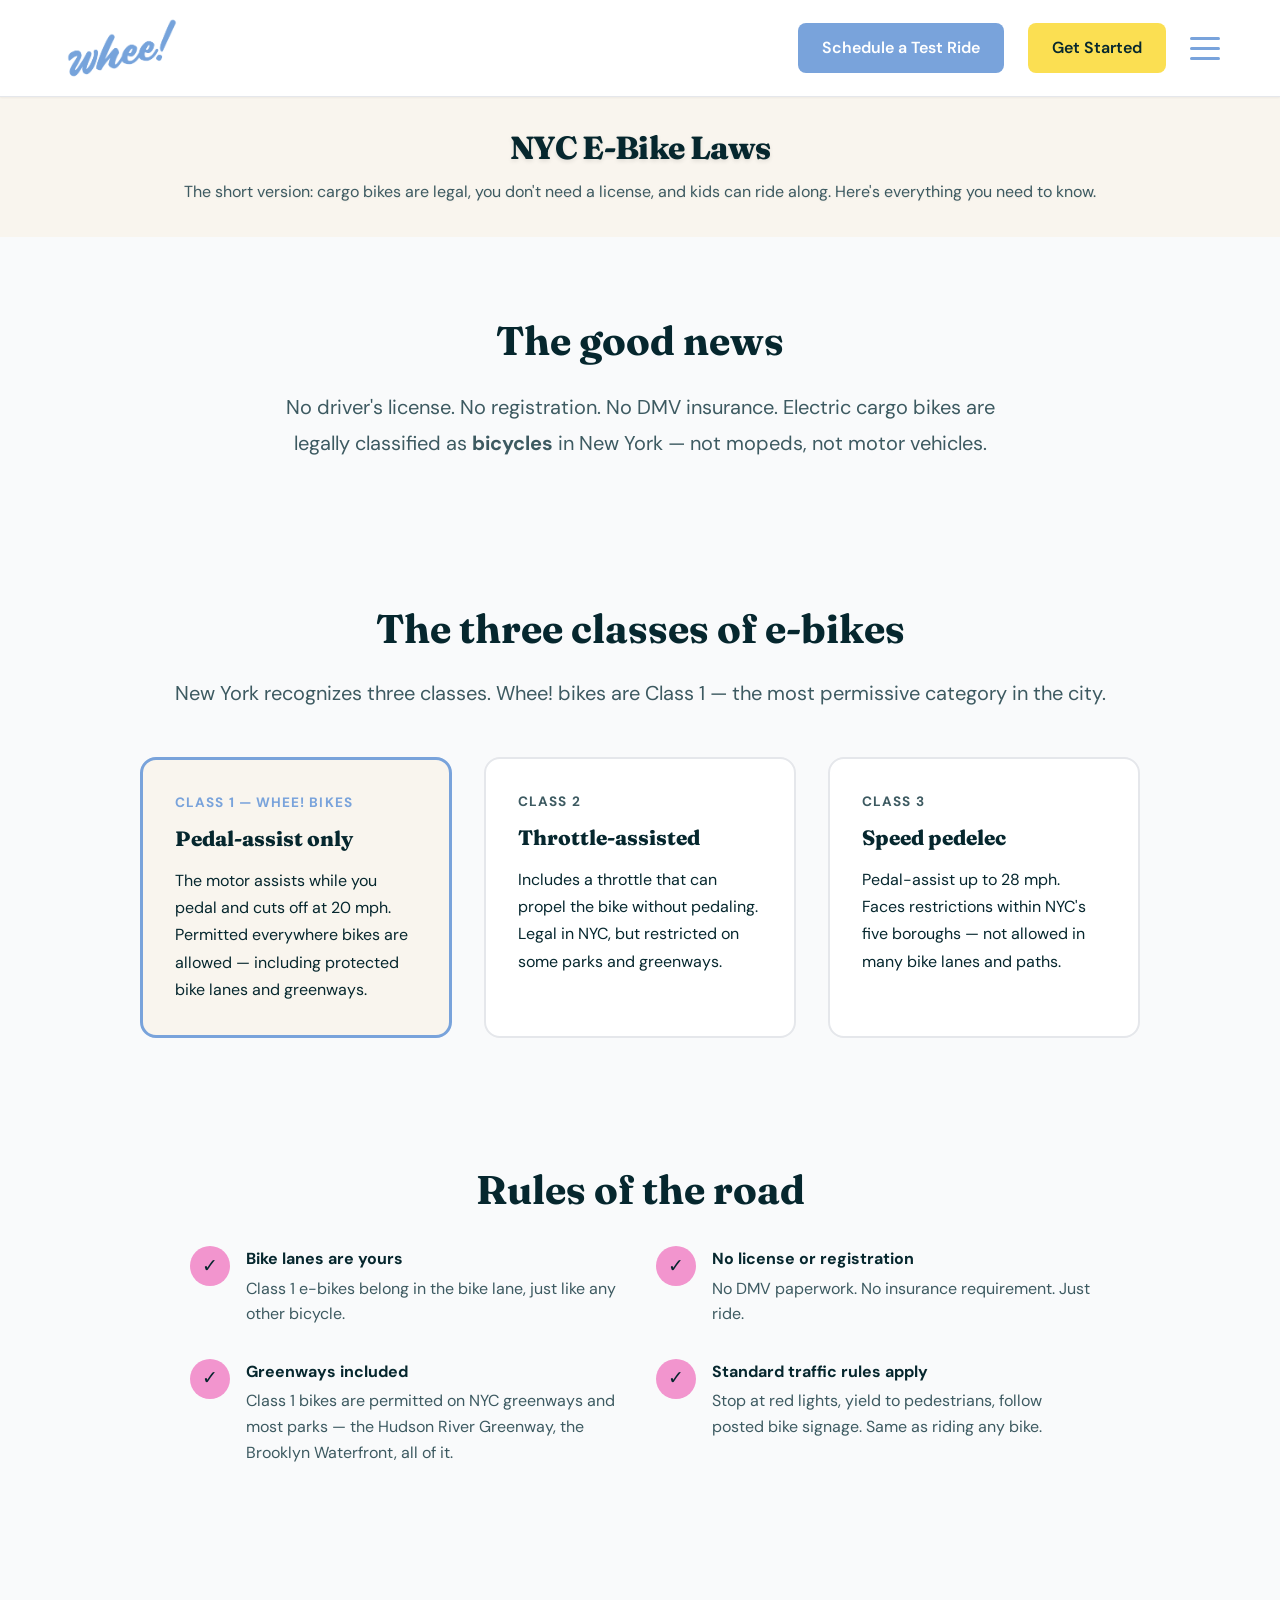
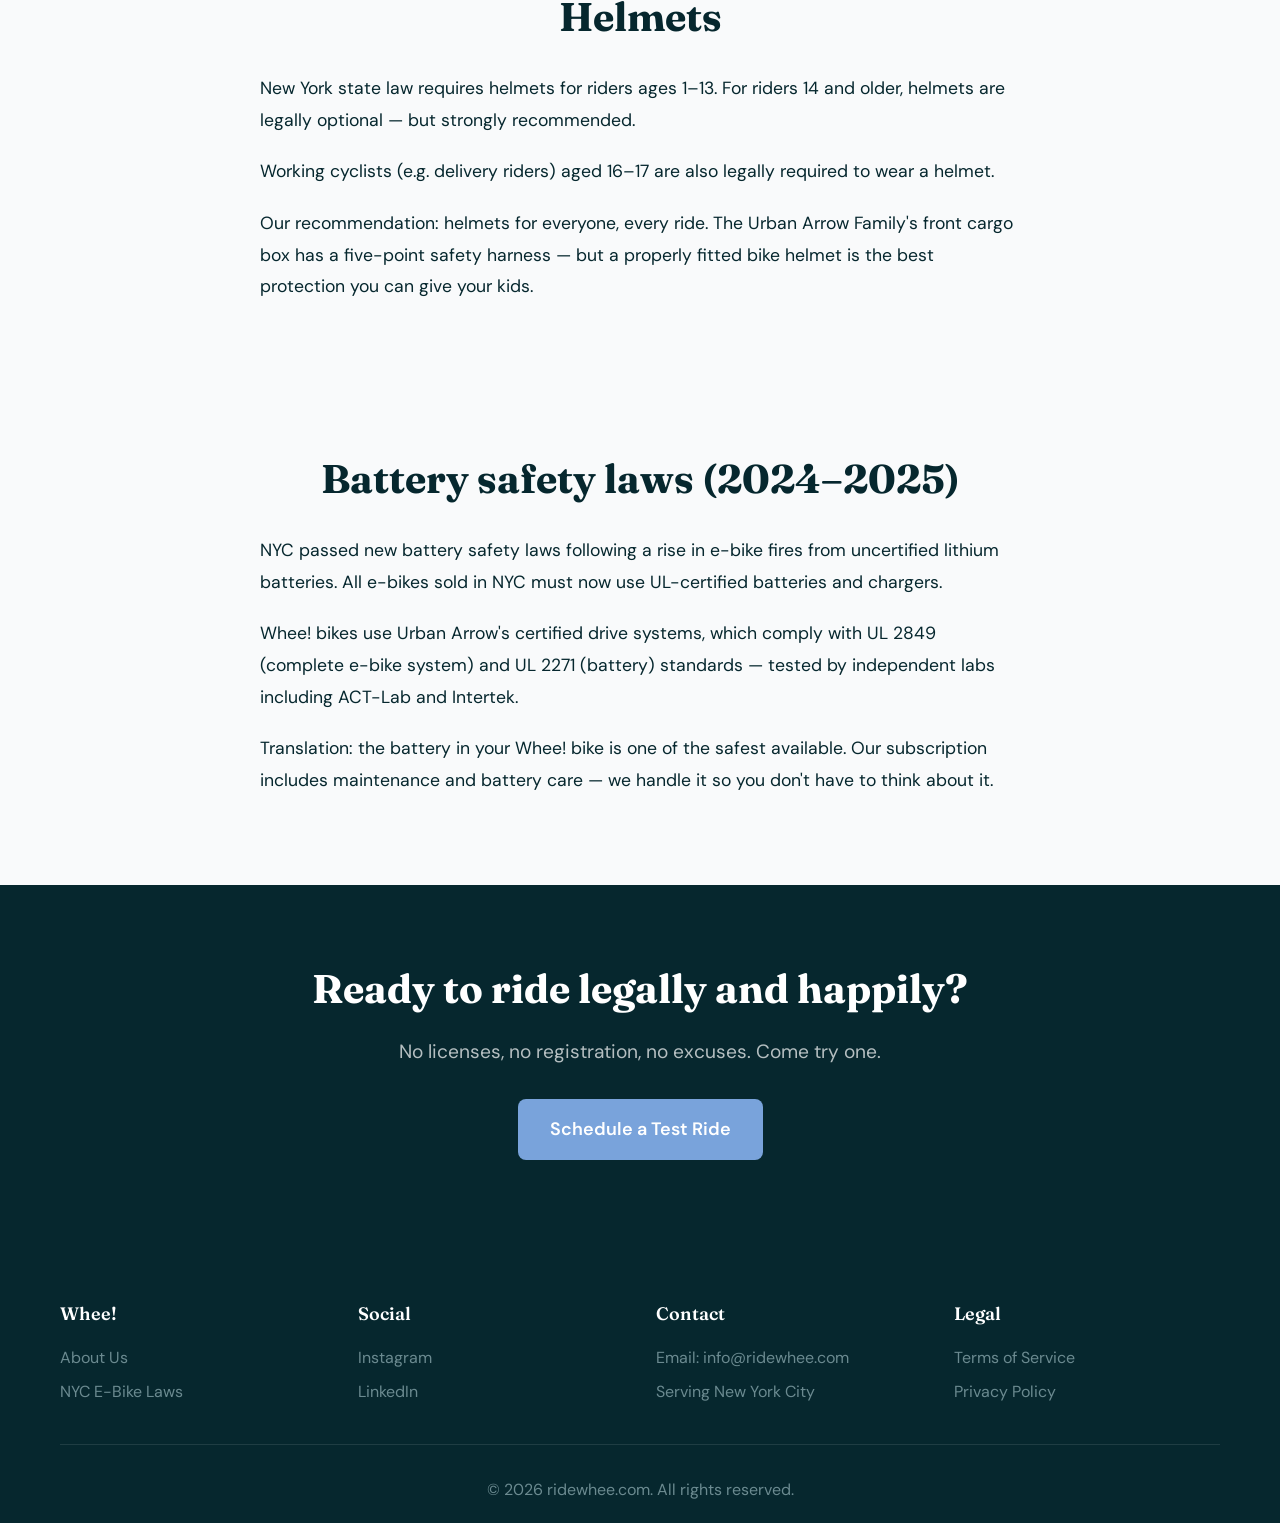
<file: nyc-ebike-laws.html>
<!DOCTYPE html>
<html lang="en">
<head>
    <meta charset="UTF-8">
    <meta name="viewport" content="width=device-width, initial-scale=1.0">
    <meta http-equiv="Cache-Control" content="no-cache, no-store, must-revalidate">
    <meta http-equiv="Pragma" content="no-cache">
    <meta http-equiv="Expires" content="0">
    <meta name="description" content="NYC e-bike laws explained for families. No license, no registration — cargo bikes are legally bicycles in New York.">
    <title>NYC E-Bike Laws | ridewhee.com</title>
    <link rel="preconnect" href="https://fonts.googleapis.com">
    <link rel="preconnect" href="https://fonts.gstatic.com" crossorigin>
    <link href="https://fonts.googleapis.com/css2?family=Anonymous+Pro:wght@700&family=DM+Sans:ital,opsz,wght@0,9..40,300..700;1,9..40,300..700&family=Fraunces:ital,opsz,wght@0,9..144,300..900&display=swap" rel="stylesheet">
    <link rel="stylesheet" href="styles.css">
    <link rel="icon" type="image/png" href="images/favicon.png?v=1">
</head>
<body>
    <!-- Navigation -->
    <nav class="navbar" role="navigation" aria-label="Main navigation">
        <div class="nav-container">
            <div class="nav-left">
                <a href="index.html" class="navbar-logo" aria-label="whee! Home">
                    <img src="images/20260428_Whee_Logos_primary_skyline.png" alt="whee! Logo" width="687" height="311">
                </a>
            </div>
            <div class="nav-right">
                <a href="https://cal.com/ridewhee/whee-test-ride" class="cta-button nav-cta">Schedule a Test Ride</a>
                <a href="signup.html" class="cta-button nav-cta nav-cta-signup">Get Started</a>
                <button class="hamburger-menu" id="hamburger-menu" aria-label="Toggle menu" type="button">
                    <span></span>
                    <span></span>
                    <span></span>
                </button>
            </div>
        </div>
        <div class="mobile-menu" id="mobile-menu">
            <a href="index.html">Home</a>
            <a href="https://cal.com/ridewhee/whee-test-ride">Test ride</a>
            <a href="signup.html">Get Started</a>
            <a href="about-us.html">About Us</a>
        </div>
    </nav>

    <!-- Hero Section -->
    <section class="hero hero-compact">
        <div class="hero-container hero-container-compact">
            <div class="hero-content">
                <h1 class="hero-title hero-title-compact">NYC E-Bike Laws</h1>
                <p class="hero-subtitle hero-subtitle-compact">The short version: cargo bikes are legal, you don't need a license, and kids can ride along. Here's everything you need to know.</p>
            </div>
        </div>
    </section>

    <!-- Good news first -->
    <section class="enjoy-section">
        <div class="container">
            <div class="enjoy-content">
                <h2 class="section-title">The good news</h2>
                <p class="section-subtitle" style="font-size: 1.25rem; max-width: 760px; margin: 0 auto;">No driver's license. No registration. No DMV insurance. Electric cargo bikes are legally classified as <strong>bicycles</strong> in New York — not mopeds, not motor vehicles.</p>
            </div>
        </div>
    </section>

    <!-- E-Bike Classes -->
    <section class="enjoy-section" style="background: var(--bg-light); padding: 4rem 0;">
        <div class="container">
            <h2 class="section-title">The three classes of e-bikes</h2>
            <p class="section-subtitle" style="margin-bottom: 3rem;">New York recognizes three classes. Whee! bikes are Class 1 — the most permissive category in the city.</p>
            <div style="display: grid; grid-template-columns: repeat(auto-fit, minmax(280px, 1fr)); gap: 2rem; max-width: 1000px; margin: 0 auto;">
                <div style="background: var(--bg-pale-yellow); border-radius: 16px; padding: 2rem; border: 3px solid var(--primary-color);">
                    <div style="font-size: 0.85rem; font-weight: 700; letter-spacing: 0.08em; color: var(--primary-color); text-transform: uppercase; margin-bottom: 0.5rem;">Class 1 — Whee! bikes</div>
                    <h3 style="font-size: 1.3rem; font-weight: 800; color: var(--bg-dark); margin-bottom: 0.75rem;">Pedal-assist only</h3>
                    <p style="color: var(--text-color); line-height: 1.7;">The motor assists while you pedal and cuts off at 20 mph. Permitted everywhere bikes are allowed — including protected bike lanes and greenways.</p>
                </div>
                <div style="background: white; border-radius: 16px; padding: 2rem; border: 2px solid var(--border-color);">
                    <div style="font-size: 0.85rem; font-weight: 700; letter-spacing: 0.08em; color: var(--text-light); text-transform: uppercase; margin-bottom: 0.5rem;">Class 2</div>
                    <h3 style="font-size: 1.3rem; font-weight: 800; color: var(--bg-dark); margin-bottom: 0.75rem;">Throttle-assisted</h3>
                    <p style="color: var(--text-color); line-height: 1.7;">Includes a throttle that can propel the bike without pedaling. Legal in NYC, but restricted on some parks and greenways.</p>
                </div>
                <div style="background: white; border-radius: 16px; padding: 2rem; border: 2px solid var(--border-color);">
                    <div style="font-size: 0.85rem; font-weight: 700; letter-spacing: 0.08em; color: var(--text-light); text-transform: uppercase; margin-bottom: 0.5rem;">Class 3</div>
                    <h3 style="font-size: 1.3rem; font-weight: 800; color: var(--bg-dark); margin-bottom: 0.75rem;">Speed pedelec</h3>
                    <p style="color: var(--text-color); line-height: 1.7;">Pedal-assist up to 28 mph. Faces restrictions within NYC's five boroughs — not allowed in many bike lanes and paths.</p>
                </div>
            </div>
        </div>
    </section>

    <!-- Rules of the Road -->
    <section class="enjoy-section" style="padding: 4rem 0;">
        <div class="container">
            <h2 class="section-title">Rules of the road</h2>
            <div style="display: grid; grid-template-columns: repeat(auto-fit, minmax(300px, 1fr)); gap: 2rem; max-width: 900px; margin: 2rem auto 0;">
                <div style="display: flex; gap: 1rem; align-items: flex-start;">
                    <div style="width: 40px; height: 40px; min-width: 40px; background: var(--playground-pink); border-radius: 50%; display: flex; align-items: center; justify-content: center; font-size: 1.2rem;">✓</div>
                    <div>
                        <strong style="display: block; margin-bottom: 0.25rem;">Bike lanes are yours</strong>
                        <span style="color: var(--text-light); line-height: 1.6;">Class 1 e-bikes belong in the bike lane, just like any other bicycle.</span>
                    </div>
                </div>
                <div style="display: flex; gap: 1rem; align-items: flex-start;">
                    <div style="width: 40px; height: 40px; min-width: 40px; background: var(--playground-pink); border-radius: 50%; display: flex; align-items: center; justify-content: center; font-size: 1.2rem;">✓</div>
                    <div>
                        <strong style="display: block; margin-bottom: 0.25rem;">No license or registration</strong>
                        <span style="color: var(--text-light); line-height: 1.6;">No DMV paperwork. No insurance requirement. Just ride.</span>
                    </div>
                </div>
                <div style="display: flex; gap: 1rem; align-items: flex-start;">
                    <div style="width: 40px; height: 40px; min-width: 40px; background: var(--playground-pink); border-radius: 50%; display: flex; align-items: center; justify-content: center; font-size: 1.2rem;">✓</div>
                    <div>
                        <strong style="display: block; margin-bottom: 0.25rem;">Greenways included</strong>
                        <span style="color: var(--text-light); line-height: 1.6;">Class 1 bikes are permitted on NYC greenways and most parks — the Hudson River Greenway, the Brooklyn Waterfront, all of it.</span>
                    </div>
                </div>
                <div style="display: flex; gap: 1rem; align-items: flex-start;">
                    <div style="width: 40px; height: 40px; min-width: 40px; background: var(--playground-pink); border-radius: 50%; display: flex; align-items: center; justify-content: center; font-size: 1.2rem;">✓</div>
                    <div>
                        <strong style="display: block; margin-bottom: 0.25rem;">Standard traffic rules apply</strong>
                        <span style="color: var(--text-light); line-height: 1.6;">Stop at red lights, yield to pedestrians, follow posted bike signage. Same as riding any bike.</span>
                    </div>
                </div>
            </div>
        </div>
    </section>

    <!-- Helmets -->
    <section class="enjoy-section" style="background: var(--bg-light); padding: 4rem 0;">
        <div class="container">
            <div class="enjoy-content">
                <h2 class="section-title">Helmets</h2>
                <div style="max-width: 760px; margin: 2rem auto 0; text-align: left;">
                    <p style="font-size: 1.1rem; line-height: 1.8; color: var(--text-color); margin-bottom: 1.25rem;">
                        New York state law requires helmets for riders ages 1–13. For riders 14 and older, helmets are legally optional — but strongly recommended.
                    </p>
                    <p style="font-size: 1.1rem; line-height: 1.8; color: var(--text-color); margin-bottom: 1.25rem;">
                        Working cyclists (e.g. delivery riders) aged 16–17 are also legally required to wear a helmet.
                    </p>
                    <p style="font-size: 1.1rem; line-height: 1.8; color: var(--text-color);">
                        Our recommendation: helmets for everyone, every ride. The Urban Arrow Family's front cargo box has a five-point safety harness — but a properly fitted bike helmet is the best protection you can give your kids.
                    </p>
                </div>
            </div>
        </div>
    </section>

    <!-- Battery Safety -->
    <section class="enjoy-section" style="padding: 4rem 0;">
        <div class="container">
            <div class="enjoy-content">
                <h2 class="section-title">Battery safety laws (2024–2025)</h2>
                <div style="max-width: 760px; margin: 2rem auto 0; text-align: left;">
                    <p style="font-size: 1.1rem; line-height: 1.8; color: var(--text-color); margin-bottom: 1.25rem;">
                        NYC passed new battery safety laws following a rise in e-bike fires from uncertified lithium batteries. All e-bikes sold in NYC must now use UL-certified batteries and chargers.
                    </p>
                    <p style="font-size: 1.1rem; line-height: 1.8; color: var(--text-color); margin-bottom: 1.25rem;">
                        Whee! bikes use Urban Arrow's certified drive systems, which comply with UL 2849 (complete e-bike system) and UL 2271 (battery) standards — tested by independent labs including ACT-Lab and Intertek.
                    </p>
                    <p style="font-size: 1.1rem; line-height: 1.8; color: var(--text-color);">
                        Translation: the battery in your Whee! bike is one of the safest available. Our subscription includes maintenance and battery care — we handle it so you don't have to think about it.
                    </p>
                </div>
            </div>
        </div>
    </section>

    <!-- CTA -->
    <section class="enjoy-section" style="background: var(--bg-dark); padding: 5rem 0;">
        <div class="container" style="text-align: center;">
            <h2 class="section-title" style="color: white;">Ready to ride legally and happily?</h2>
            <p style="font-size: 1.2rem; color: rgba(255,255,255,0.7); max-width: 600px; margin: 1rem auto 2rem;">No licenses, no registration, no excuses. Come try one.</p>
            <a href="https://cal.com/ridewhee/whee-test-ride" class="cta-button primary large">Schedule a Test Ride</a>
        </div>
    </section>

    <!-- Footer -->
    <footer class="footer">
        <div class="container">
            <div class="footer-content">
                <div class="footer-section">
                    <h4>Whee!</h4>
                    <p><a href="about-us.html" style="color: var(--text-lighter); text-decoration: none;">About Us</a></p>
                    <p><a href="nyc-ebike-laws.html" style="color: var(--text-lighter); text-decoration: none;">NYC E-Bike Laws</a></p>
                </div>
                                <div class="footer-section">
                    <h4>Social</h4>
                    <p><a href="https://www.instagram.com/ridewhee" target="_blank" rel="noopener" style="color: var(--text-lighter); text-decoration: none;">Instagram</a></p>
                    <p><a href="https://www.linkedin.com/company/115981915/" target="_blank" rel="noopener" style="color: var(--text-lighter); text-decoration: none;">LinkedIn</a></p>
                </div>
                <div class="footer-section">
                    <h4>Contact</h4>
                    <p>Email: info@ridewhee.com</p>
                    <p>Serving New York City</p>
                </div>
                <div class="footer-section">
                    <h4>Legal</h4>
                    <p><a href="terms-of-service.html">Terms of Service</a></p>
                    <p><a href="privacy-policy.html">Privacy Policy</a></p>
                </div>
            </div>
            <div class="footer-bottom">
                <p>&copy; 2026 ridewhee.com. All rights reserved.</p>
            </div>
        </div>
    </footer>

    <script>
        const hamburgerMenu = document.getElementById('hamburger-menu');
        const mobileMenu = document.getElementById('mobile-menu');

        hamburgerMenu.addEventListener('click', function() {
            hamburgerMenu.classList.toggle('active');
            mobileMenu.classList.toggle('active');
        });

        document.addEventListener('click', function(e) {
            if (!hamburgerMenu.contains(e.target) && !mobileMenu.contains(e.target)) {
                hamburgerMenu.classList.remove('active');
                mobileMenu.classList.remove('active');
            }
        });

        mobileMenu.querySelectorAll('a').forEach(link => {
            link.addEventListener('click', function() {
                hamburgerMenu.classList.remove('active');
                mobileMenu.classList.remove('active');
            });
        });
    </script>
</body>
</html>
</file>
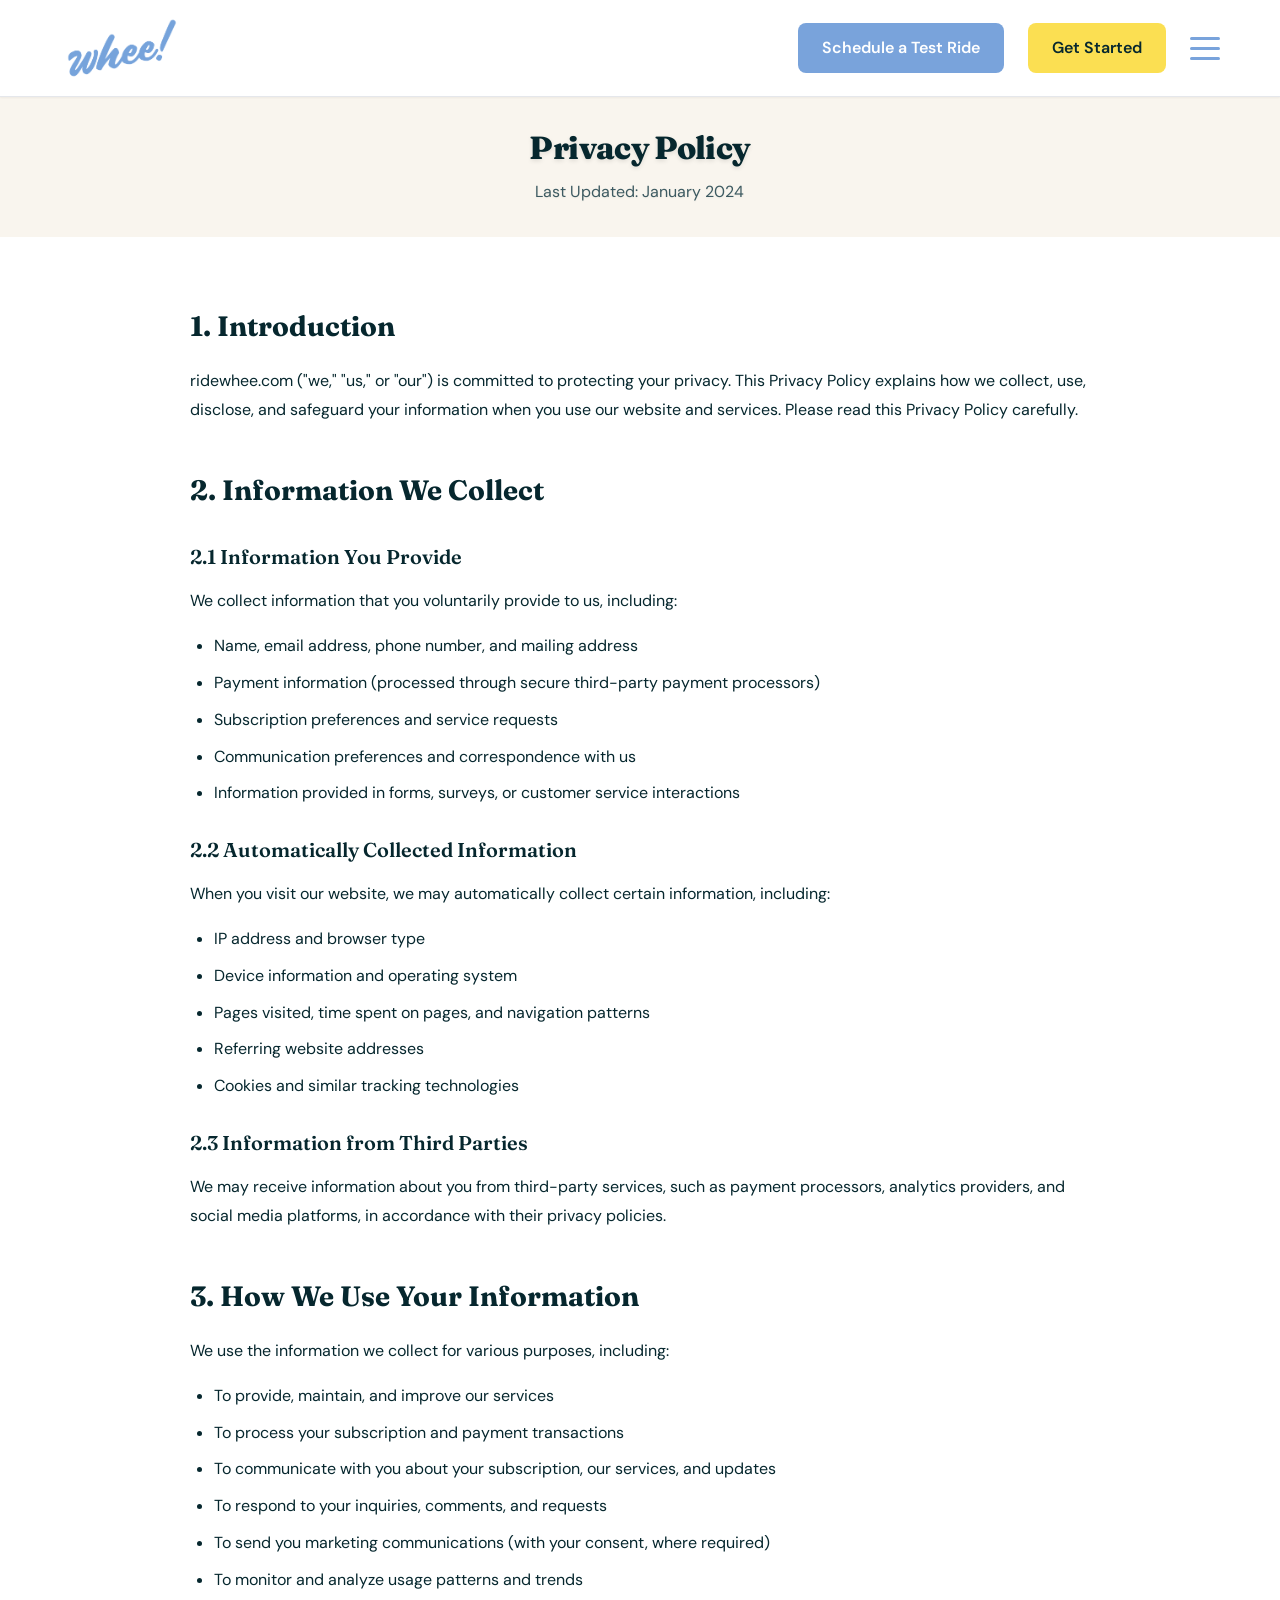
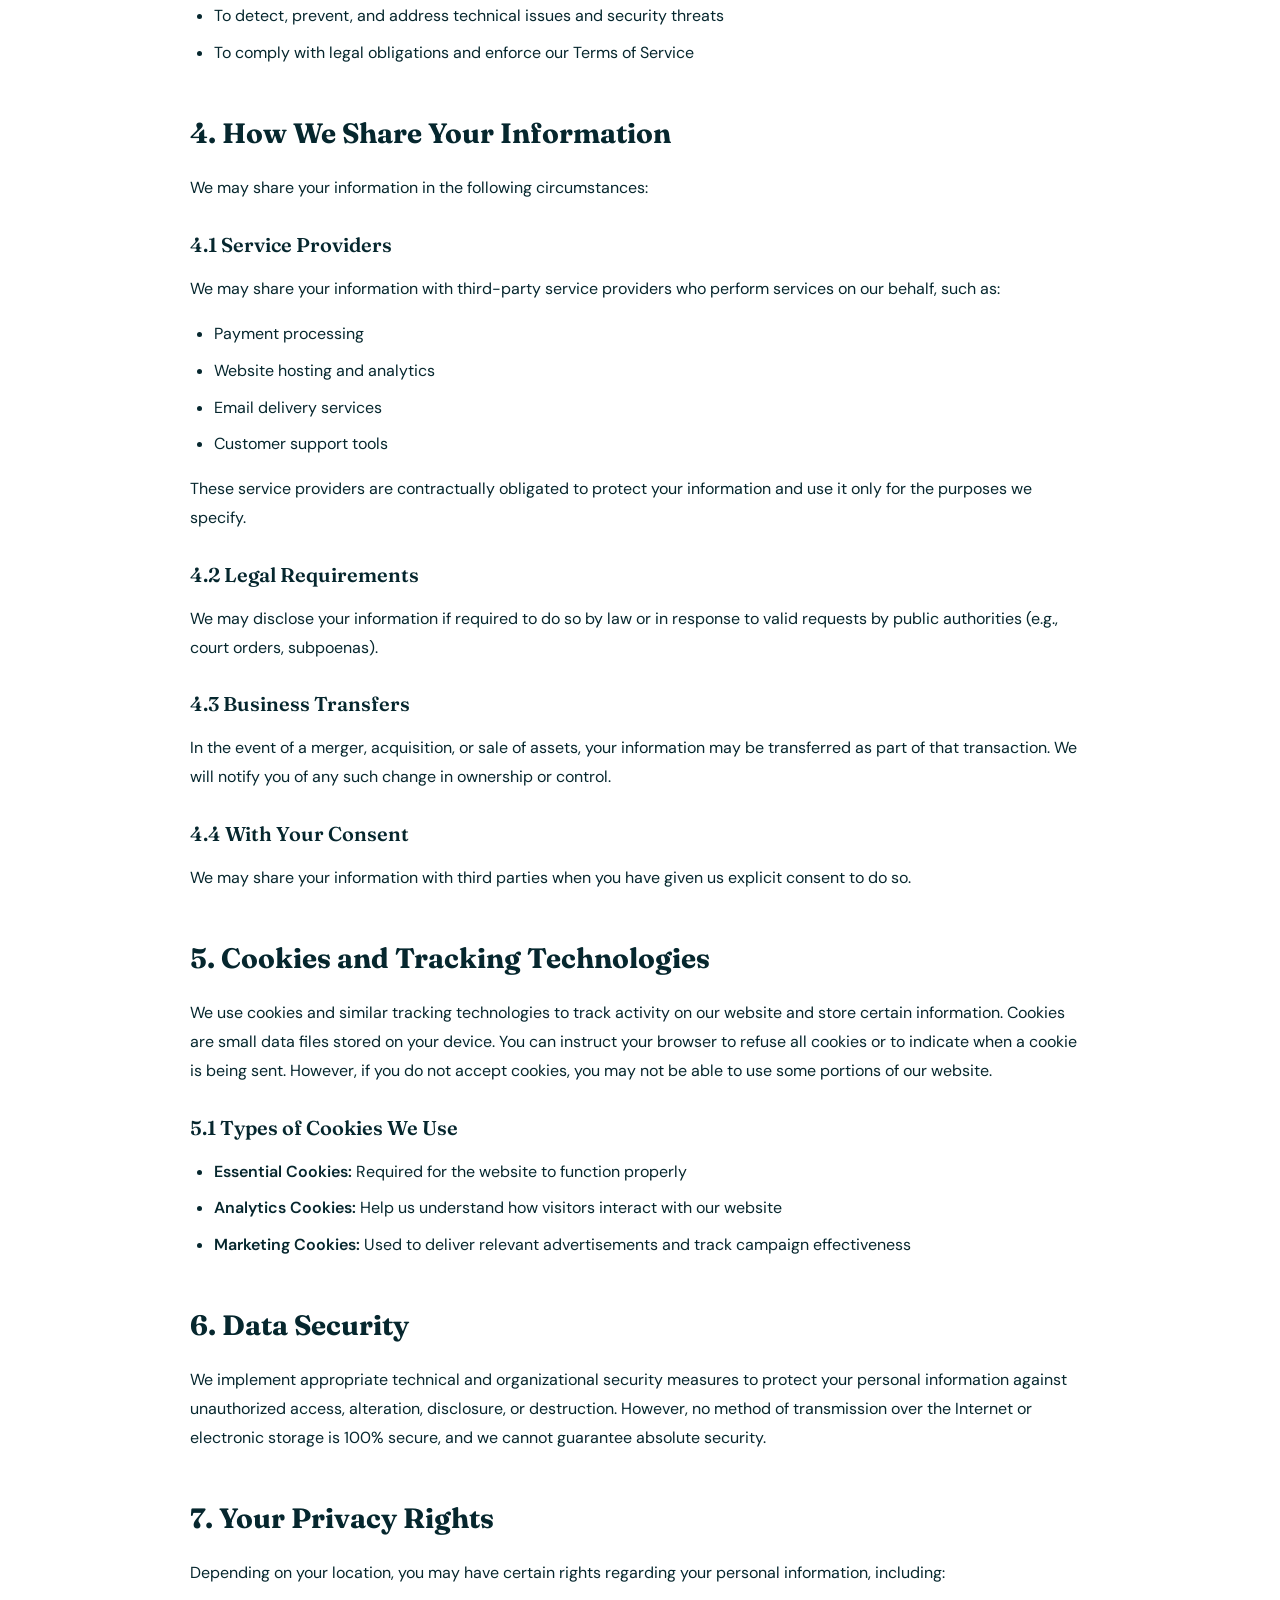
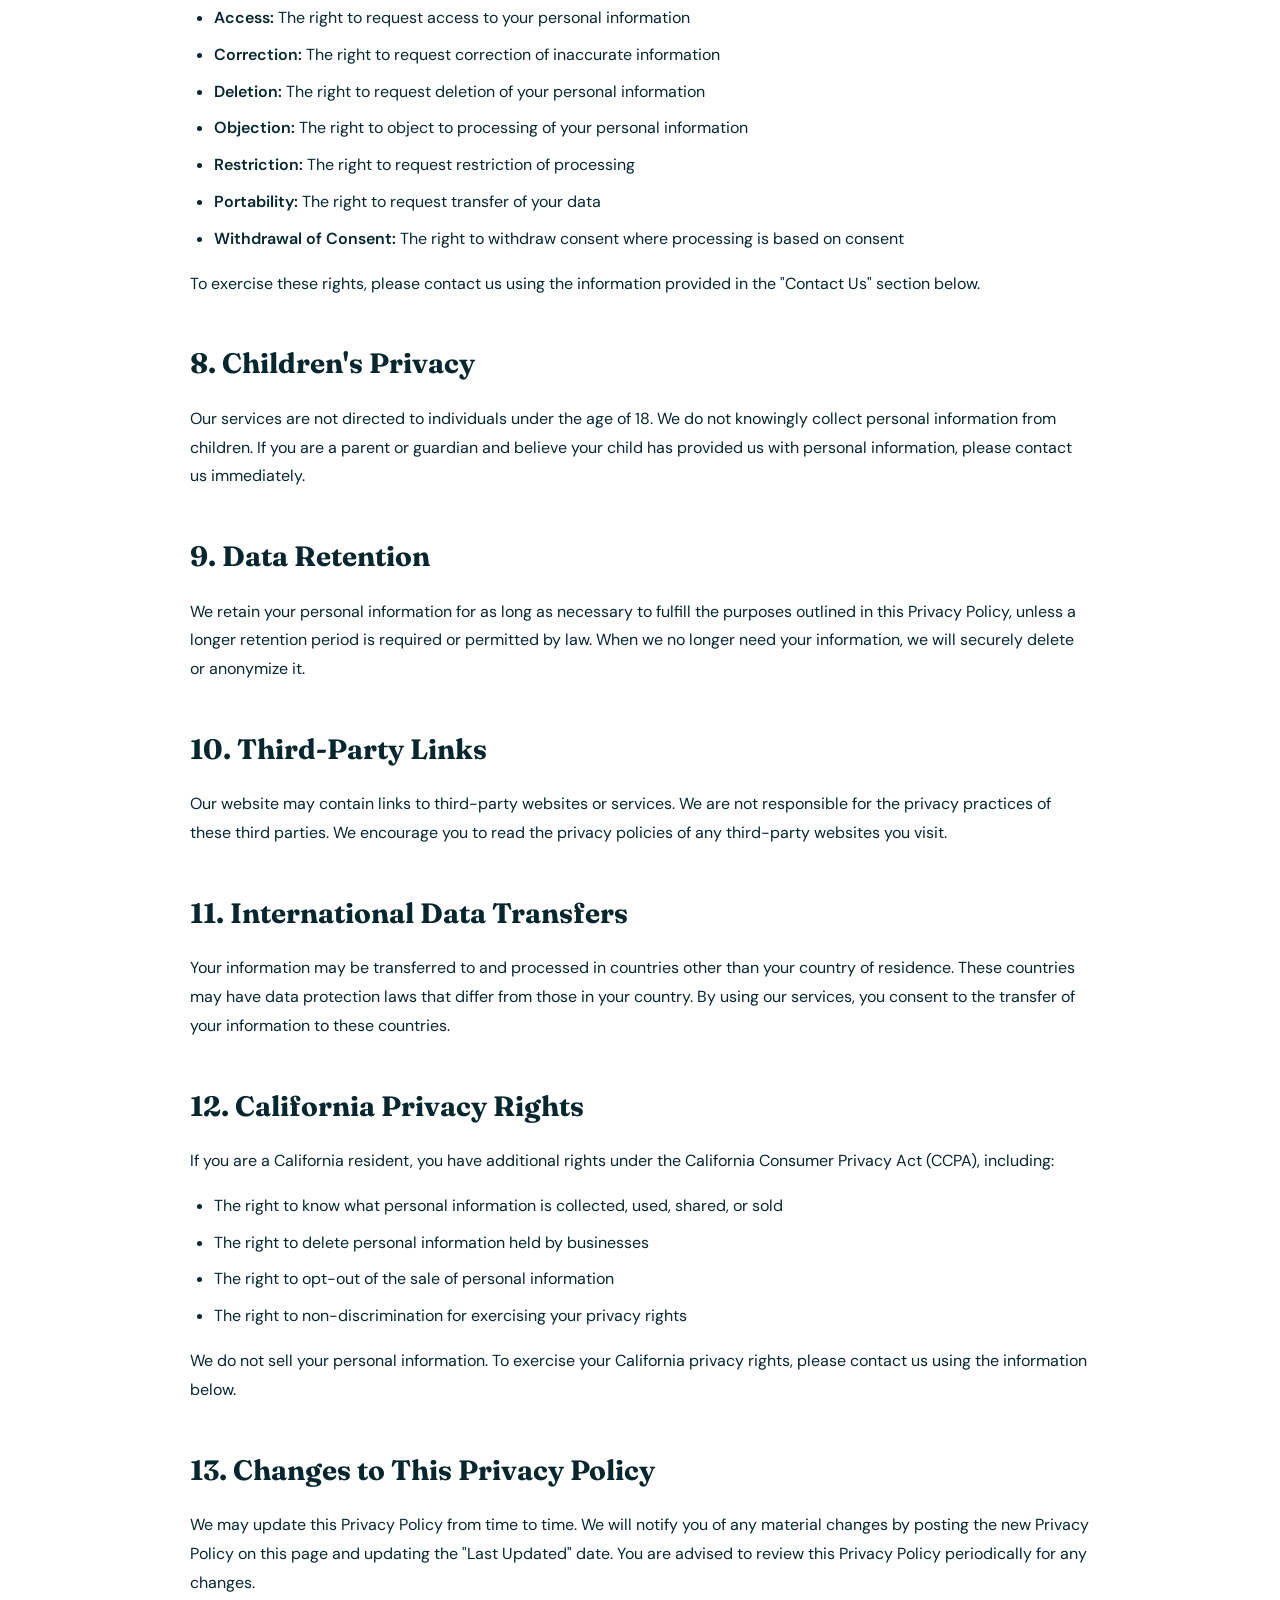
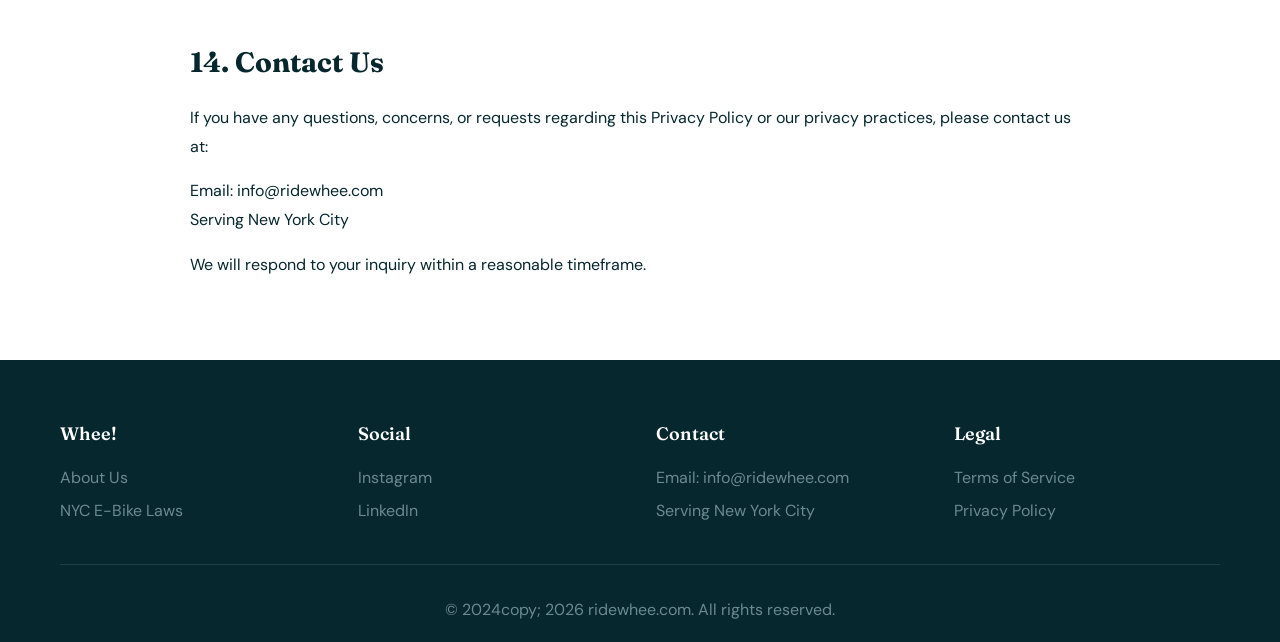
<file: privacy-policy.html>
<!DOCTYPE html>
<html lang="en">
<head>
    <meta charset="UTF-8">
    <meta name="viewport" content="width=device-width, initial-scale=1.0">
    <meta http-equiv="Cache-Control" content="no-cache, no-store, must-revalidate">
    <meta http-equiv="Pragma" content="no-cache">
    <meta http-equiv="Expires" content="0">
    <meta name="description" content="Privacy Policy for ridewhee - Family cargo bike subscription service in NYC.">
    <title>Privacy Policy | ridewhee.com</title>
    <link rel="preconnect" href="https://fonts.googleapis.com">
    <link rel="preconnect" href="https://fonts.gstatic.com" crossorigin>
    <link href="https://fonts.googleapis.com/css2?family=Anonymous+Pro:wght@700&family=DM+Sans:ital,opsz,wght@0,9..40,300..700;1,9..40,300..700&family=Fraunces:ital,opsz,wght@0,9..144,300..900&display=swap" rel="stylesheet">
    <link rel="stylesheet" href="styles.css">
    <link rel="icon" type="image/png" href="images/favicon.png?v=1">
</head>
<body>
    <!-- Navigation -->
    <nav class="navbar" role="navigation" aria-label="Main navigation">
        <div class="nav-container">
            <div class="nav-left">
                <a href="index.html" class="navbar-logo" aria-label="whee! Home">
                    <img src="images/20260428_Whee_Logos_primary_skyline.png" alt="whee! Logo" width="687" height="311">
                </a>
            </div>
            <div class="nav-right">
                <a href="https://cal.com/ridewhee/whee-test-ride" class="cta-button nav-cta">Schedule a Test Ride</a>
                <a href="signup.html" class="cta-button nav-cta nav-cta-signup">Get Started</a>
                <button class="hamburger-menu" id="hamburger-menu" aria-label="Toggle menu" type="button">
                    <span></span>
                    <span></span>
                    <span></span>
                </button>
            </div>
        </div>
        <div class="mobile-menu" id="mobile-menu">
            <a href="index.html">Home</a>
            <a href="https://cal.com/ridewhee/whee-test-ride">Test ride</a>
            <a href="signup.html">Get Started</a>

            <a href="about-us.html">About Us</a>
        </div>
    </nav>

    <!-- Hero Section -->
    <section class="hero hero-compact">
        <div class="hero-container hero-container-compact">
            <div class="hero-content">
                <h1 class="hero-title hero-title-compact">Privacy Policy</h1>
                <p class="hero-subtitle hero-subtitle-compact">Last Updated: January 2024</p>
            </div>
        </div>
    </section>

    <!-- Privacy Content -->
    <section class="section">
        <div class="container">
            <div class="legal-content">
                <h2>1. Introduction</h2>
                <p>ridewhee.com ("we," "us," or "our") is committed to protecting your privacy. This Privacy Policy explains how we collect, use, disclose, and safeguard your information when you use our website and services. Please read this Privacy Policy carefully.</p>

                <h2>2. Information We Collect</h2>
                <h3>2.1 Information You Provide</h3>
                <p>We collect information that you voluntarily provide to us, including:</p>
                <ul>
                    <li>Name, email address, phone number, and mailing address</li>
                    <li>Payment information (processed through secure third-party payment processors)</li>
                    <li>Subscription preferences and service requests</li>
                    <li>Communication preferences and correspondence with us</li>
                    <li>Information provided in forms, surveys, or customer service interactions</li>
                </ul>

                <h3>2.2 Automatically Collected Information</h3>
                <p>When you visit our website, we may automatically collect certain information, including:</p>
                <ul>
                    <li>IP address and browser type</li>
                    <li>Device information and operating system</li>
                    <li>Pages visited, time spent on pages, and navigation patterns</li>
                    <li>Referring website addresses</li>
                    <li>Cookies and similar tracking technologies</li>
                </ul>

                <h3>2.3 Information from Third Parties</h3>
                <p>We may receive information about you from third-party services, such as payment processors, analytics providers, and social media platforms, in accordance with their privacy policies.</p>

                <h2>3. How We Use Your Information</h2>
                <p>We use the information we collect for various purposes, including:</p>
                <ul>
                    <li>To provide, maintain, and improve our services</li>
                    <li>To process your subscription and payment transactions</li>
                    <li>To communicate with you about your subscription, our services, and updates</li>
                    <li>To respond to your inquiries, comments, and requests</li>
                    <li>To send you marketing communications (with your consent, where required)</li>
                    <li>To monitor and analyze usage patterns and trends</li>
                    <li>To detect, prevent, and address technical issues and security threats</li>
                    <li>To comply with legal obligations and enforce our Terms of Service</li>
                </ul>

                <h2>4. How We Share Your Information</h2>
                <p>We may share your information in the following circumstances:</p>

                <h3>4.1 Service Providers</h3>
                <p>We may share your information with third-party service providers who perform services on our behalf, such as:</p>
                <ul>
                    <li>Payment processing</li>
                    <li>Website hosting and analytics</li>
                    <li>Email delivery services</li>
                    <li>Customer support tools</li>
                </ul>
                <p>These service providers are contractually obligated to protect your information and use it only for the purposes we specify.</p>

                <h3>4.2 Legal Requirements</h3>
                <p>We may disclose your information if required to do so by law or in response to valid requests by public authorities (e.g., court orders, subpoenas).</p>

                <h3>4.3 Business Transfers</h3>
                <p>In the event of a merger, acquisition, or sale of assets, your information may be transferred as part of that transaction. We will notify you of any such change in ownership or control.</p>

                <h3>4.4 With Your Consent</h3>
                <p>We may share your information with third parties when you have given us explicit consent to do so.</p>

                <h2>5. Cookies and Tracking Technologies</h2>
                <p>We use cookies and similar tracking technologies to track activity on our website and store certain information. Cookies are small data files stored on your device. You can instruct your browser to refuse all cookies or to indicate when a cookie is being sent. However, if you do not accept cookies, you may not be able to use some portions of our website.</p>

                <h3>5.1 Types of Cookies We Use</h3>
                <ul>
                    <li><strong>Essential Cookies:</strong> Required for the website to function properly</li>
                    <li><strong>Analytics Cookies:</strong> Help us understand how visitors interact with our website</li>
                    <li><strong>Marketing Cookies:</strong> Used to deliver relevant advertisements and track campaign effectiveness</li>
                </ul>

                <h2>6. Data Security</h2>
                <p>We implement appropriate technical and organizational security measures to protect your personal information against unauthorized access, alteration, disclosure, or destruction. However, no method of transmission over the Internet or electronic storage is 100% secure, and we cannot guarantee absolute security.</p>

                <h2>7. Your Privacy Rights</h2>
                <p>Depending on your location, you may have certain rights regarding your personal information, including:</p>
                <ul>
                    <li><strong>Access:</strong> The right to request access to your personal information</li>
                    <li><strong>Correction:</strong> The right to request correction of inaccurate information</li>
                    <li><strong>Deletion:</strong> The right to request deletion of your personal information</li>
                    <li><strong>Objection:</strong> The right to object to processing of your personal information</li>
                    <li><strong>Restriction:</strong> The right to request restriction of processing</li>
                    <li><strong>Portability:</strong> The right to request transfer of your data</li>
                    <li><strong>Withdrawal of Consent:</strong> The right to withdraw consent where processing is based on consent</li>
                </ul>
                <p>To exercise these rights, please contact us using the information provided in the "Contact Us" section below.</p>

                <h2>8. Children's Privacy</h2>
                <p>Our services are not directed to individuals under the age of 18. We do not knowingly collect personal information from children. If you are a parent or guardian and believe your child has provided us with personal information, please contact us immediately.</p>

                <h2>9. Data Retention</h2>
                <p>We retain your personal information for as long as necessary to fulfill the purposes outlined in this Privacy Policy, unless a longer retention period is required or permitted by law. When we no longer need your information, we will securely delete or anonymize it.</p>

                <h2>10. Third-Party Links</h2>
                <p>Our website may contain links to third-party websites or services. We are not responsible for the privacy practices of these third parties. We encourage you to read the privacy policies of any third-party websites you visit.</p>

                <h2>11. International Data Transfers</h2>
                <p>Your information may be transferred to and processed in countries other than your country of residence. These countries may have data protection laws that differ from those in your country. By using our services, you consent to the transfer of your information to these countries.</p>

                <h2>12. California Privacy Rights</h2>
                <p>If you are a California resident, you have additional rights under the California Consumer Privacy Act (CCPA), including:</p>
                <ul>
                    <li>The right to know what personal information is collected, used, shared, or sold</li>
                    <li>The right to delete personal information held by businesses</li>
                    <li>The right to opt-out of the sale of personal information</li>
                    <li>The right to non-discrimination for exercising your privacy rights</li>
                </ul>
                <p>We do not sell your personal information. To exercise your California privacy rights, please contact us using the information below.</p>

                <h2>13. Changes to This Privacy Policy</h2>
                <p>We may update this Privacy Policy from time to time. We will notify you of any material changes by posting the new Privacy Policy on this page and updating the "Last Updated" date. You are advised to review this Privacy Policy periodically for any changes.</p>

                <h2>14. Contact Us</h2>
                <p>If you have any questions, concerns, or requests regarding this Privacy Policy or our privacy practices, please contact us at:</p>
                <p>
                    Email: info@ridewhee.com<br>
                    Serving New York City
                </p>
                <p>We will respond to your inquiry within a reasonable timeframe.</p>
            </div>
        </div>
    </section>

    <!-- Footer -->
    <footer class="footer">
        <div class="container">
            <div class="footer-content">
                <div class="footer-section">
                    <h4>Whee!</h4>
                    <p><a href="about-us.html" style="color: var(--text-lighter); text-decoration: none;">About Us</a></p>
                    <p><a href="nyc-ebike-laws.html" style="color: var(--text-lighter); text-decoration: none;">NYC E-Bike Laws</a></p>
                </div>
                                <div class="footer-section">
                    <h4>Social</h4>
                    <p><a href="https://www.instagram.com/ridewhee" target="_blank" rel="noopener" style="color: var(--text-lighter); text-decoration: none;">Instagram</a></p>
                    <p><a href="https://www.linkedin.com/company/115981915/" target="_blank" rel="noopener" style="color: var(--text-lighter); text-decoration: none;">LinkedIn</a></p>
                </div>
                <div class="footer-section">
                    <h4>Contact</h4>
                    <p>Email: info@ridewhee.com</p>
                    <p>Serving New York City</p>
                </div>
                <div class="footer-section">
                    <h4>Legal</h4>
                    <p><a href="terms-of-service.html">Terms of Service</a></p>
                    <p><a href="privacy-policy.html">Privacy Policy</a></p>
                </div>
            </div>
            <div class="footer-bottom">
                <p>&copy; 2024copy; 2026 ridewhee.com. All rights reserved.</p>
            </div>
        </div>
    </footer>

    <script>
        // Hamburger menu functionality
        const hamburgerMenu = document.getElementById('hamburger-menu');
        const mobileMenu = document.getElementById('mobile-menu');

        hamburgerMenu.addEventListener('click', function() {
            hamburgerMenu.classList.toggle('active');
            mobileMenu.classList.toggle('active');
        });

        // Close menu when clicking outside
        document.addEventListener('click', function(e) {
            if (!hamburgerMenu.contains(e.target) && !mobileMenu.contains(e.target)) {
                hamburgerMenu.classList.remove('active');
                mobileMenu.classList.remove('active');
            }
        });

        // Close menu when clicking a link
        mobileMenu.querySelectorAll('a').forEach(link => {
            link.addEventListener('click', function() {
                hamburgerMenu.classList.remove('active');
                mobileMenu.classList.remove('active');
            });
        });
    </script>
</body>
</html>
</file>
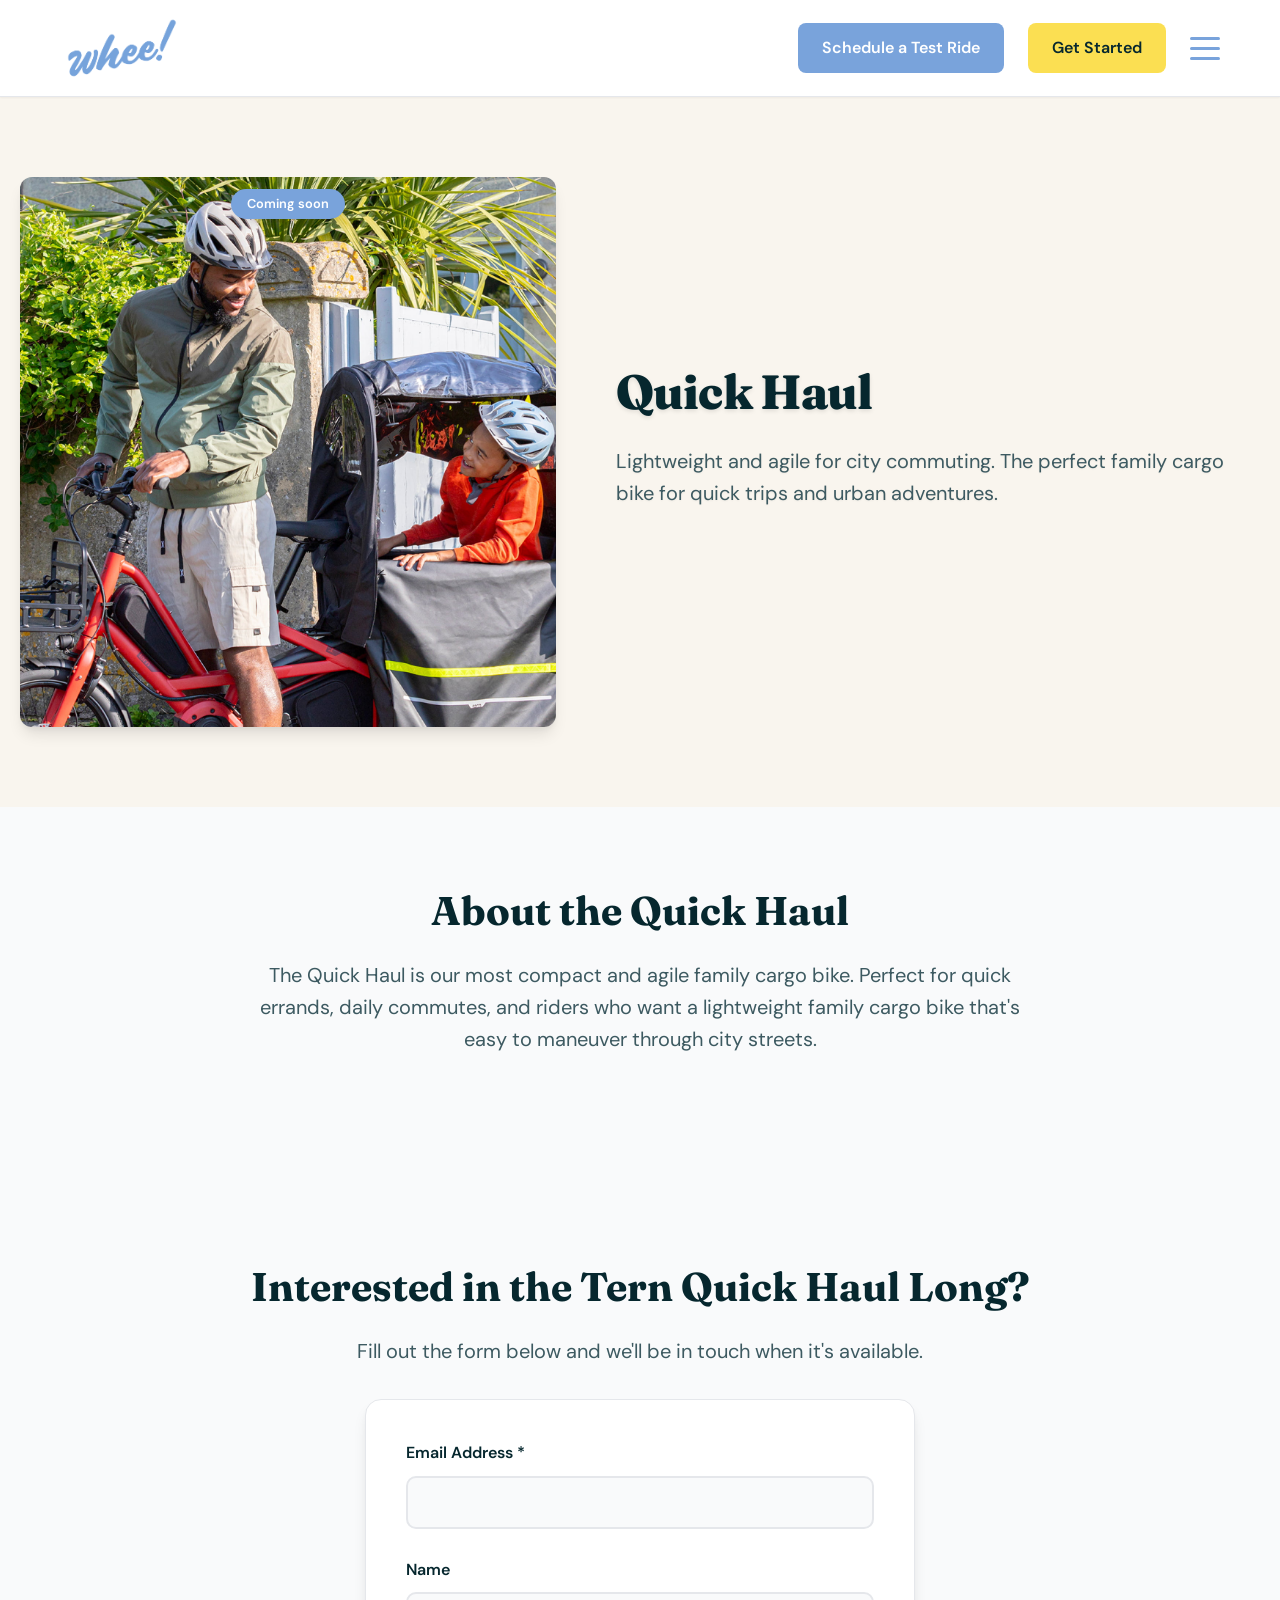
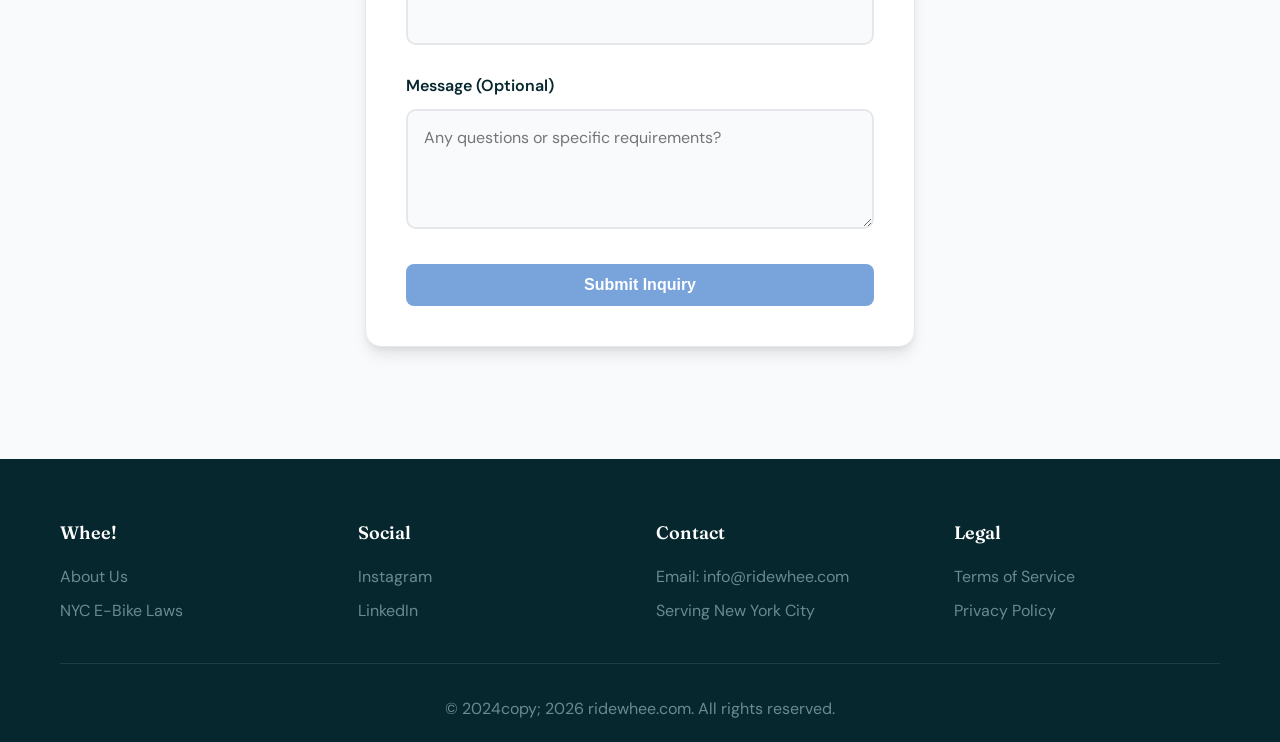
<file: quick-haul.html>
<!DOCTYPE html>
<html lang="en">
<head>
    <meta charset="UTF-8">
    <meta name="viewport" content="width=device-width, initial-scale=1.0">
    <meta http-equiv="Cache-Control" content="no-cache, no-store, must-revalidate">
    <meta http-equiv="Pragma" content="no-cache">
    <meta http-equiv="Expires" content="0">
    <meta name="description" content="Tern Quick Haul Long cargo bike coming soon to NYC. Sign up to be the first to know.">
    <title>Quick Haul | Cargo Bike Subscriptions NYC | ridewhee.com</title>
    <link rel="preconnect" href="https://fonts.googleapis.com">
    <link rel="preconnect" href="https://fonts.gstatic.com" crossorigin>
    <link href="https://fonts.googleapis.com/css2?family=Anonymous+Pro:wght@700&family=DM+Sans:ital,opsz,wght@0,9..40,300..700;1,9..40,300..700&family=Fraunces:ital,opsz,wght@0,9..144,300..900&display=swap" rel="stylesheet">
    <link rel="stylesheet" href="styles.css">
    <link rel="icon" type="image/png" href="images/favicon.png?v=1">
</head>
<body>
    <!-- Navigation -->
    <!-- TO UPDATE LOGO: Change the src path below to your new logo file -->
    <nav class="navbar" role="navigation" aria-label="Main navigation">
        <div class="nav-container">
            <div class="nav-left">
                <a href="index.html" class="navbar-logo" aria-label="whee! Home">
                    <img src="images/20260428_Whee_Logos_primary_skyline.png" alt="whee! Logo" width="687" height="311">
                </a>
            </div>
            <div class="nav-right">
                <a href="https://cal.com/ridewhee/whee-test-ride" class="cta-button nav-cta">Schedule a Test Ride</a>
                <a href="signup.html" class="cta-button nav-cta nav-cta-signup">Get Started</a>
                <button class="hamburger-menu" id="hamburger-menu" aria-label="Toggle menu" type="button">
                    <span></span>
                    <span></span>
                    <span></span>
                </button>
            </div>
        </div>
        <div class="mobile-menu" id="mobile-menu">
            <a href="index.html">Home</a>
            <a href="https://cal.com/ridewhee/whee-test-ride">Test ride</a>
            <a href="signup.html">Get Started</a>

            <a href="about-us.html">About Us</a>
        </div>
    </nav>

    <!-- Bike Detail Section -->
    <section class="hero">
        <div class="hero-container">
            <div class="hero-image">
                <img src="images/qhl-2.jpg" alt="Quick Haul E-bike" class="hero-bike-image" onerror="this.style.display='none'; this.nextElementSibling.style.display='flex';">
                <span class="available-badge" style="background: var(--skyline-blue);">Coming soon</span>
                <div class="image-placeholder bike-hero" style="display: none;">
                    <div class="placeholder-content">
                        <p>Quick Haul Image</p>
                    </div>
                </div>
            </div>
            <div class="hero-content">
                <h1 class="hero-title">Quick Haul</h1>
                <p class="hero-subtitle">Lightweight and agile for city commuting. The perfect family cargo bike for quick trips and urban adventures.</p>
            </div>
        </div>
    </section>

    <!-- Bike Details -->
    <section class="bike-showcase">
        <div class="container">
            <div style="max-width: 800px; margin: 0 auto;">
                <h2 class="section-title">About the Quick Haul</h2>
                <p class="section-subtitle">The Quick Haul is our most compact and agile family cargo bike. Perfect for quick errands, daily commutes, and riders who want a lightweight family cargo bike that's easy to maneuver through city streets.</p>
            </div>
        </div>
    </section>

    <!-- Notify Me Section -->
    <section class="pricing">
        <div class="container">
            <h2 class="section-title">Interested in the Tern Quick Haul Long?</h2>
            <p class="section-subtitle">Fill out the form below and we'll be in touch when it's available.</p>
            <div id="form-message" class="form-message"></div>
            <form id="quick-haul-form" class="bike-form">
                <div class="form-group">
                    <label for="email">Email Address *</label>
                    <input type="email" id="email" name="email" required>
                </div>
                <div class="form-group">
                    <label for="name">Name</label>
                    <input type="text" id="name" name="name">
                </div>
                <div class="form-group">
                    <label for="message">Message (Optional)</label>
                    <textarea id="message" name="message" placeholder="Any questions or specific requirements?"></textarea>
                </div>
                <input type="hidden" id="bike-model" name="bike_model" value="Quick Haul">
                <input type="hidden" id="status" name="status" value="Out of Stock">
                <input type="hidden" id="timestamp" name="timestamp">
                <input type="hidden" id="referrer" name="referrer">
                <input type="hidden" id="user-agent" name="user_agent">
                <button type="submit" class="cta-button primary full-width">Submit Inquiry</button>
            </form>
        </div>
    </section>

    <!-- Footer -->
    <footer class="footer">
        <div class="container">
            <div class="footer-content">
                <div class="footer-section">
                    <h4>Whee!</h4>
                    <p><a href="about-us.html" style="color: var(--text-lighter); text-decoration: none;">About Us</a></p>
                    <p><a href="nyc-ebike-laws.html" style="color: var(--text-lighter); text-decoration: none;">NYC E-Bike Laws</a></p>
                </div>
                                <div class="footer-section">
                    <h4>Social</h4>
                    <p><a href="https://www.instagram.com/ridewhee" target="_blank" rel="noopener" style="color: var(--text-lighter); text-decoration: none;">Instagram</a></p>
                    <p><a href="https://www.linkedin.com/company/115981915/" target="_blank" rel="noopener" style="color: var(--text-lighter); text-decoration: none;">LinkedIn</a></p>
                </div>
                <div class="footer-section">
                    <h4>Contact</h4>
                    <p>Email: info@ridewhee.com</p>
                    <p>Serving New York City</p>
                </div>
                <div class="footer-section">
                    <h4>Legal</h4>
                    <p><a href="terms-of-service.html">Terms of Service</a></p>
                    <p><a href="privacy-policy.html">Privacy Policy</a></p>
                </div>
            </div>
            <div class="footer-bottom">
                <p>&copy; 2024copy; 2026 ridewhee.com. All rights reserved.</p>
            </div>
        </div>
    </footer>

    <script>
        // Set hidden form fields
        document.getElementById('timestamp').value = new Date().toISOString();
        document.getElementById('referrer').value = document.referrer || 'Direct';
        document.getElementById('user-agent').value = navigator.userAgent;

        // Form submission
        document.getElementById('quick-haul-form').addEventListener('submit', async function(e) {
            e.preventDefault();
            
            const form = e.target;
            const messageDiv = document.getElementById('form-message');
            const submitButton = form.querySelector('button[type="submit"]');
            
            // Disable submit button
            submitButton.disabled = true;
            submitButton.textContent = 'Submitting...';
            messageDiv.className = 'form-message';
            messageDiv.style.display = 'none';
            
            // Get form data
            const formData = new FormData(form);
            const data = Object.fromEntries(formData);
            
            // Google Apps Script URL
            const scriptUrl = 'https://script.google.com/macros/s/AKfycbz3MTLwROY8s7Q7Qjro2MVKJxYa5_LWtN31UC6gWKDojUNoBlWKheB0wwWP_zNjwqRdcg/exec';
            
            // Create a hidden iframe for form submission (works around CORS)
            const iframe = document.createElement('iframe');
            iframe.name = 'hidden-iframe';
            iframe.style.display = 'none';
            document.body.appendChild(iframe);
            
            // Create a temporary form to submit via iframe
            const tempForm = document.createElement('form');
            tempForm.method = 'POST';
            tempForm.action = scriptUrl;
            tempForm.target = 'hidden-iframe';
            tempForm.style.display = 'none';
            
            // Add all form data as hidden inputs
            Object.keys(data).forEach(key => {
                const input = document.createElement('input');
                input.type = 'hidden';
                input.name = key;
                input.value = data[key];
                tempForm.appendChild(input);
            });
            
            document.body.appendChild(tempForm);
            tempForm.submit();
            
            // Show success message
            setTimeout(() => {
                // Show success message first
                messageDiv.className = 'form-message success';
                messageDiv.textContent = 'Thank you! We\'ll be in touch soon.';
                messageDiv.style.display = 'block';
                
                // Hide the form (message is outside form, so it stays visible)
                form.style.display = 'none';
                
                // Scroll to message
                messageDiv.scrollIntoView({ behavior: 'smooth', block: 'center' });
                
                // Clean up
                document.body.removeChild(tempForm);
                document.body.removeChild(iframe);
            }, 500);
        });

        // Reset form when page loads (if user navigated away and came back)
        window.addEventListener('load', function() {
            const form = document.getElementById('quick-haul-form');
            const messageDiv = document.getElementById('form-message');
            // Reset form state on page load
            form.style.display = 'block';
            messageDiv.style.display = 'none';
            messageDiv.className = 'form-message';
            form.reset();
        });

        // Hamburger menu functionality
        const hamburgerMenu = document.getElementById('hamburger-menu');
        const mobileMenu = document.getElementById('mobile-menu');

        hamburgerMenu.addEventListener('click', function() {
            hamburgerMenu.classList.toggle('active');
            mobileMenu.classList.toggle('active');
        });

        // Close menu when clicking outside
        document.addEventListener('click', function(e) {
            if (!hamburgerMenu.contains(e.target) && !mobileMenu.contains(e.target)) {
                hamburgerMenu.classList.remove('active');
                mobileMenu.classList.remove('active');
            }
        });

        // Close menu when clicking a link
        mobileMenu.querySelectorAll('a').forEach(link => {
            link.addEventListener('click', function() {
                hamburgerMenu.classList.remove('active');
                mobileMenu.classList.remove('active');
            });
        });
    </script>
</body>
</html>
</file>
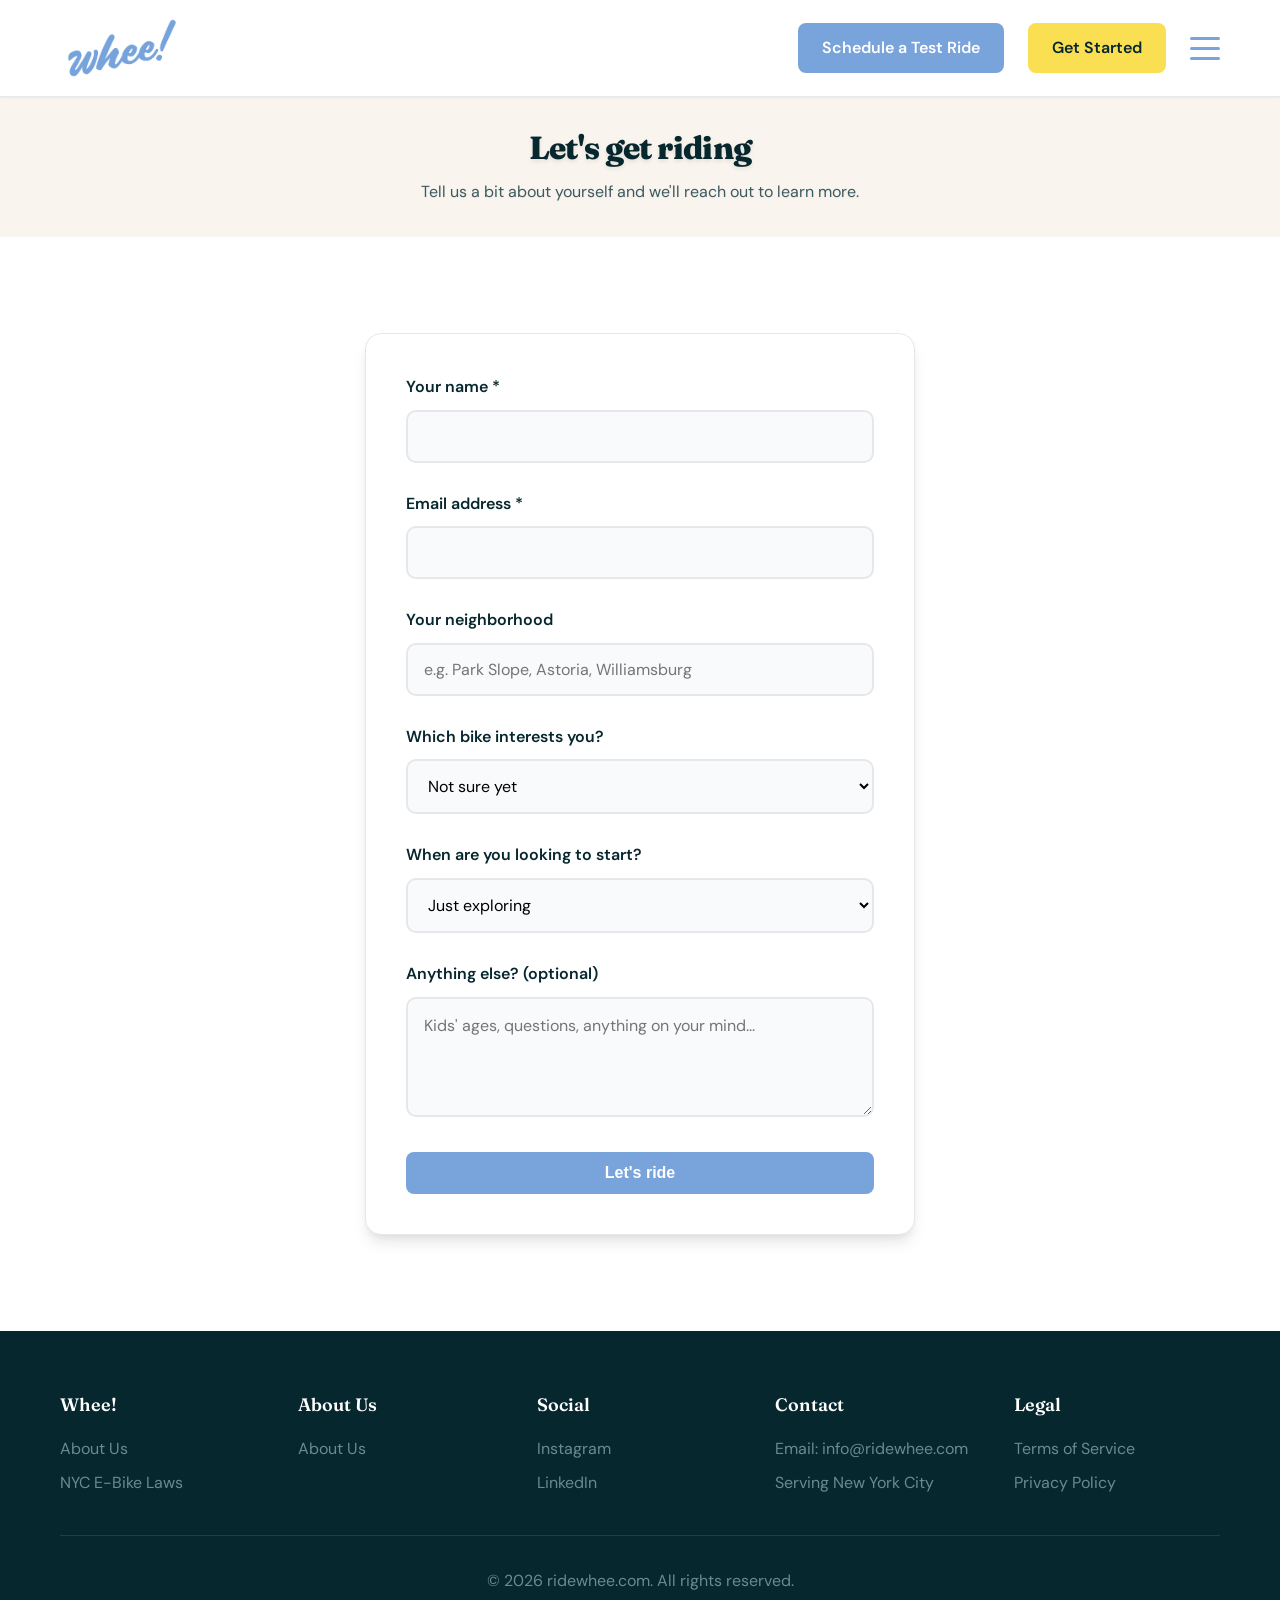
<file: signup.html>
<!DOCTYPE html>
<html lang="en">
<head>
    <meta charset="UTF-8">
    <meta name="viewport" content="width=device-width, initial-scale=1.0">
    <meta http-equiv="Cache-Control" content="no-cache, no-store, must-revalidate">
    <meta http-equiv="Pragma" content="no-cache">
    <meta http-equiv="Expires" content="0">
    <meta name="description" content="Sign up for a cargo bike subscription in NYC. Premium family cargo bikes starting at $300/month.">
    <title>Sign Up | Cargo Bike Subscriptions NYC | ridewhee.com</title>
    <link rel="preconnect" href="https://fonts.googleapis.com">
    <link rel="preconnect" href="https://fonts.gstatic.com" crossorigin>
    <link href="https://fonts.googleapis.com/css2?family=Anonymous+Pro:wght@700&family=DM+Sans:ital,opsz,wght@0,9..40,300..700;1,9..40,300..700&family=Fraunces:ital,opsz,wght@0,9..144,300..900&display=swap" rel="stylesheet">
    <link rel="stylesheet" href="styles.css">
    <link rel="icon" type="image/png" href="images/favicon.png?v=1">
</head>
<body>

    <!-- Navigation -->
    <nav class="navbar" role="navigation" aria-label="Main navigation">
        <div class="nav-container">
            <div class="nav-left">
                <a href="index.html" class="navbar-logo" aria-label="whee! Home">
                    <img src="images/20260428_Whee_Logos_primary_skyline.png" alt="whee! Logo" width="687" height="311">
                </a>
            </div>
            <div class="nav-right">
                <a href="https://cal.com/ridewhee/whee-test-ride" class="cta-button nav-cta">Schedule a Test Ride</a>
                <a href="signup.html" class="cta-button nav-cta nav-cta-signup">Get Started</a>
                <button class="hamburger-menu" id="hamburger-menu" aria-label="Toggle menu" type="button">
                    <span></span>
                    <span></span>
                    <span></span>
                </button>
            </div>
        </div>
        <div class="mobile-menu" id="mobile-menu">
            <a href="index.html">Home</a>
            <a href="https://cal.com/ridewhee/whee-test-ride">Test ride</a>
            <a href="signup.html">Get Started</a>

            <a href="about-us.html">About Us</a>
        </div>
    </nav>

    <!-- Hero -->
    <section class="hero hero-compact">
        <div class="container">
            <h1 class="hero-title hero-title-compact">Let's get riding</h1>
            <p class="hero-subtitle hero-subtitle-compact">Tell us a bit about yourself and we'll reach out to learn more.</p>
        </div>
    </section>

    <!-- Sign Up Form -->
    <section class="section">
        <div class="container">
            <div id="form-message" class="form-message"></div>
            <form id="signup-form" class="bike-form">
                <div class="form-group">
                    <label for="name">Your name *</label>
                    <input type="text" id="name" name="name" required>
                </div>
                <div class="form-group">
                    <label for="email">Email address *</label>
                    <input type="email" id="email" name="email" required>
                </div>
                <div class="form-group">
                    <label for="neighborhood">Your neighborhood</label>
                    <input type="text" id="neighborhood" name="neighborhood" placeholder="e.g. Park Slope, Astoria, Williamsburg">
                </div>
                <div class="form-group">
                    <label for="bike-interest">Which bike interests you?</label>
                    <select id="bike-interest" name="bike_interest" style="width: 100%; padding: 0.875rem 1rem; border: 2px solid var(--border-color); border-radius: 10px; font-size: 1rem; font-family: inherit; background: var(--bg-light);">
                        <option value="">Not sure yet</option>
                        <option value="Urban Arrow Family">Urban Arrow Family</option>
                        <option value="Urban Arrow Family Next">Urban Arrow Family Next</option>
                        <option value="Urban Arrow Breeze">Urban Arrow Breeze</option>
                        <option value="Aventon Abound LR">Aventon Abound LR</option>
                        <option value="Aventon Abound SR">Aventon Abound SR</option>
                        <option value="Tern GSD">Tern GSD</option>
                        <option value="Tern HSD">Tern HSD</option>
                        <option value="Tern Quick Haul Long">Tern Quick Haul Long</option>
                        <option value="Other">Other</option>
                    </select>
                    <div id="bike-other-group" style="display: none; margin-top: 0.75rem;">
                        <input type="text" id="bike-interest-other" name="bike_interest_other" placeholder="Tell us which bike you have in mind" style="width: 100%; padding: 0.875rem 1rem; border: 2px solid var(--border-color); border-radius: 10px; font-size: 1rem; font-family: inherit; background: var(--bg-light); box-sizing: border-box;">
                    </div>
                </div>
                <div class="form-group">
                    <label for="timeline">When are you looking to start?</label>
                    <select id="timeline" name="timeline" style="width: 100%; padding: 0.875rem 1rem; border: 2px solid var(--border-color); border-radius: 10px; font-size: 1rem; font-family: inherit; background: var(--bg-light);">
                        <option value="">Just exploring</option>
                        <option value="ASAP">As soon as possible</option>
                        <option value="1-3 months">1–3 months</option>
                        <option value="3+ months">3+ months</option>
                    </select>
                </div>
                <div class="form-group">
                    <label for="message">Anything else? (optional)</label>
                    <textarea id="message" name="message" placeholder="Kids' ages, questions, anything on your mind..."></textarea>
                </div>
                <input type="hidden" id="bike-model" name="bike_model" value="sign up">
                <input type="hidden" id="status" name="status" value="Available">
                <input type="hidden" id="timestamp" name="timestamp">
                <input type="hidden" id="referrer" name="referrer">
                <input type="hidden" id="user-agent" name="user_agent">
                <button type="submit" class="cta-button primary full-width">Let's ride</button>
            </form>
        </div>
    </section>

    <!-- Footer -->
    <footer class="footer">
        <div class="container">
            <div class="footer-content">
                <div class="footer-section">
                    <h4>Whee!</h4>
                    <p><a href="about-us.html" style="color: var(--text-lighter); text-decoration: none;">About Us</a></p>
                    <p><a href="nyc-ebike-laws.html" style="color: var(--text-lighter); text-decoration: none;">NYC E-Bike Laws</a></p>
                </div>
                <div class="footer-section">
                    <h4>About Us</h4>
                    <p><a href="about-us.html">About Us</a></p>
                </div>
                                <div class="footer-section">
                    <h4>Social</h4>
                    <p><a href="https://www.instagram.com/ridewhee" target="_blank" rel="noopener" style="color: var(--text-lighter); text-decoration: none;">Instagram</a></p>
                    <p><a href="https://www.linkedin.com/company/115981915/" target="_blank" rel="noopener" style="color: var(--text-lighter); text-decoration: none;">LinkedIn</a></p>
                </div>
                <div class="footer-section">
                    <h4>Contact</h4>
                    <p>Email: info@ridewhee.com</p>
                    <p>Serving New York City</p>
                </div>
                <div class="footer-section">
                    <h4>Legal</h4>
                    <p><a href="terms-of-service.html">Terms of Service</a></p>
                    <p><a href="privacy-policy.html">Privacy Policy</a></p>
                </div>
            </div>
            <div class="footer-bottom">
                <p>© 2026 ridewhee.com. All rights reserved.</p>
            </div>
        </div>
    </footer>

    <script>
        // Set hidden form fields
        document.getElementById('timestamp').value = new Date().toISOString();
        document.getElementById('referrer').value = document.referrer || 'Direct';
        document.getElementById('user-agent').value = navigator.userAgent;

        // Show/hide "Other" bike input
        const bikeSelect = document.getElementById('bike-interest');
        const bikeOtherGroup = document.getElementById('bike-other-group');
        bikeSelect.addEventListener('change', function() {
            bikeOtherGroup.style.display = this.value === 'Other' ? 'block' : 'none';
        });

        // Form submission
        document.getElementById('signup-form').addEventListener('submit', async function(e) {
            e.preventDefault();
            const form = e.target;
            const messageDiv = document.getElementById('form-message');
            const submitButton = form.querySelector('button[type="submit"]');

            submitButton.disabled = true;
            submitButton.textContent = 'Submitting...';
            messageDiv.className = 'form-message';
            messageDiv.style.display = 'none';

            const formData = new FormData(form);
            const data = Object.fromEntries(formData);

            const scriptUrl = 'https://script.google.com/macros/s/AKfycbz3MTLwROY8s7Q7Qjro2MVKJxYa5_LWtN31UC6gWKDojUNoBlWKheB0wwWP_zNjwqRdcg/exec';

            const iframe = document.createElement('iframe');
            iframe.name = 'hidden-iframe';
            iframe.style.display = 'none';
            document.body.appendChild(iframe);

            const tempForm = document.createElement('form');
            tempForm.method = 'POST';
            tempForm.action = scriptUrl;
            tempForm.target = 'hidden-iframe';
            tempForm.style.display = 'none';

            Object.keys(data).forEach(key => {
                const input = document.createElement('input');
                input.type = 'hidden';
                input.name = key;
                input.value = data[key];
                tempForm.appendChild(input);
            });

            document.body.appendChild(tempForm);
            tempForm.submit();

            setTimeout(() => {
                messageDiv.className = 'form-message success';
                messageDiv.textContent = 'Thank you! Your inquiry has been received. We\'ll contact you soon.';
                messageDiv.style.display = 'block';
                form.style.display = 'none';
                messageDiv.scrollIntoView({ behavior: 'smooth', block: 'center' });
                document.body.removeChild(tempForm);
                document.body.removeChild(iframe);
            }, 500);
        });

        window.addEventListener('load', function() {
            const form = document.getElementById('signup-form');
            const messageDiv = document.getElementById('form-message');
            form.style.display = 'block';
            messageDiv.style.display = 'none';
            messageDiv.className = 'form-message';
            form.reset();
        });

        // Hamburger menu
        const hamburgerMenu = document.getElementById('hamburger-menu');
        const mobileMenu = document.getElementById('mobile-menu');
        hamburgerMenu.addEventListener('click', function() {
            hamburgerMenu.classList.toggle('active');
            mobileMenu.classList.toggle('active');
        });
        document.addEventListener('click', function(e) {
            if (!hamburgerMenu.contains(e.target) && !mobileMenu.contains(e.target)) {
                hamburgerMenu.classList.remove('active');
                mobileMenu.classList.remove('active');
            }
        });
        mobileMenu.querySelectorAll('a').forEach(link => {
            link.addEventListener('click', function() {
                hamburgerMenu.classList.remove('active');
                mobileMenu.classList.remove('active');
            });
        });
    </script>

</body>
</html>
</file>
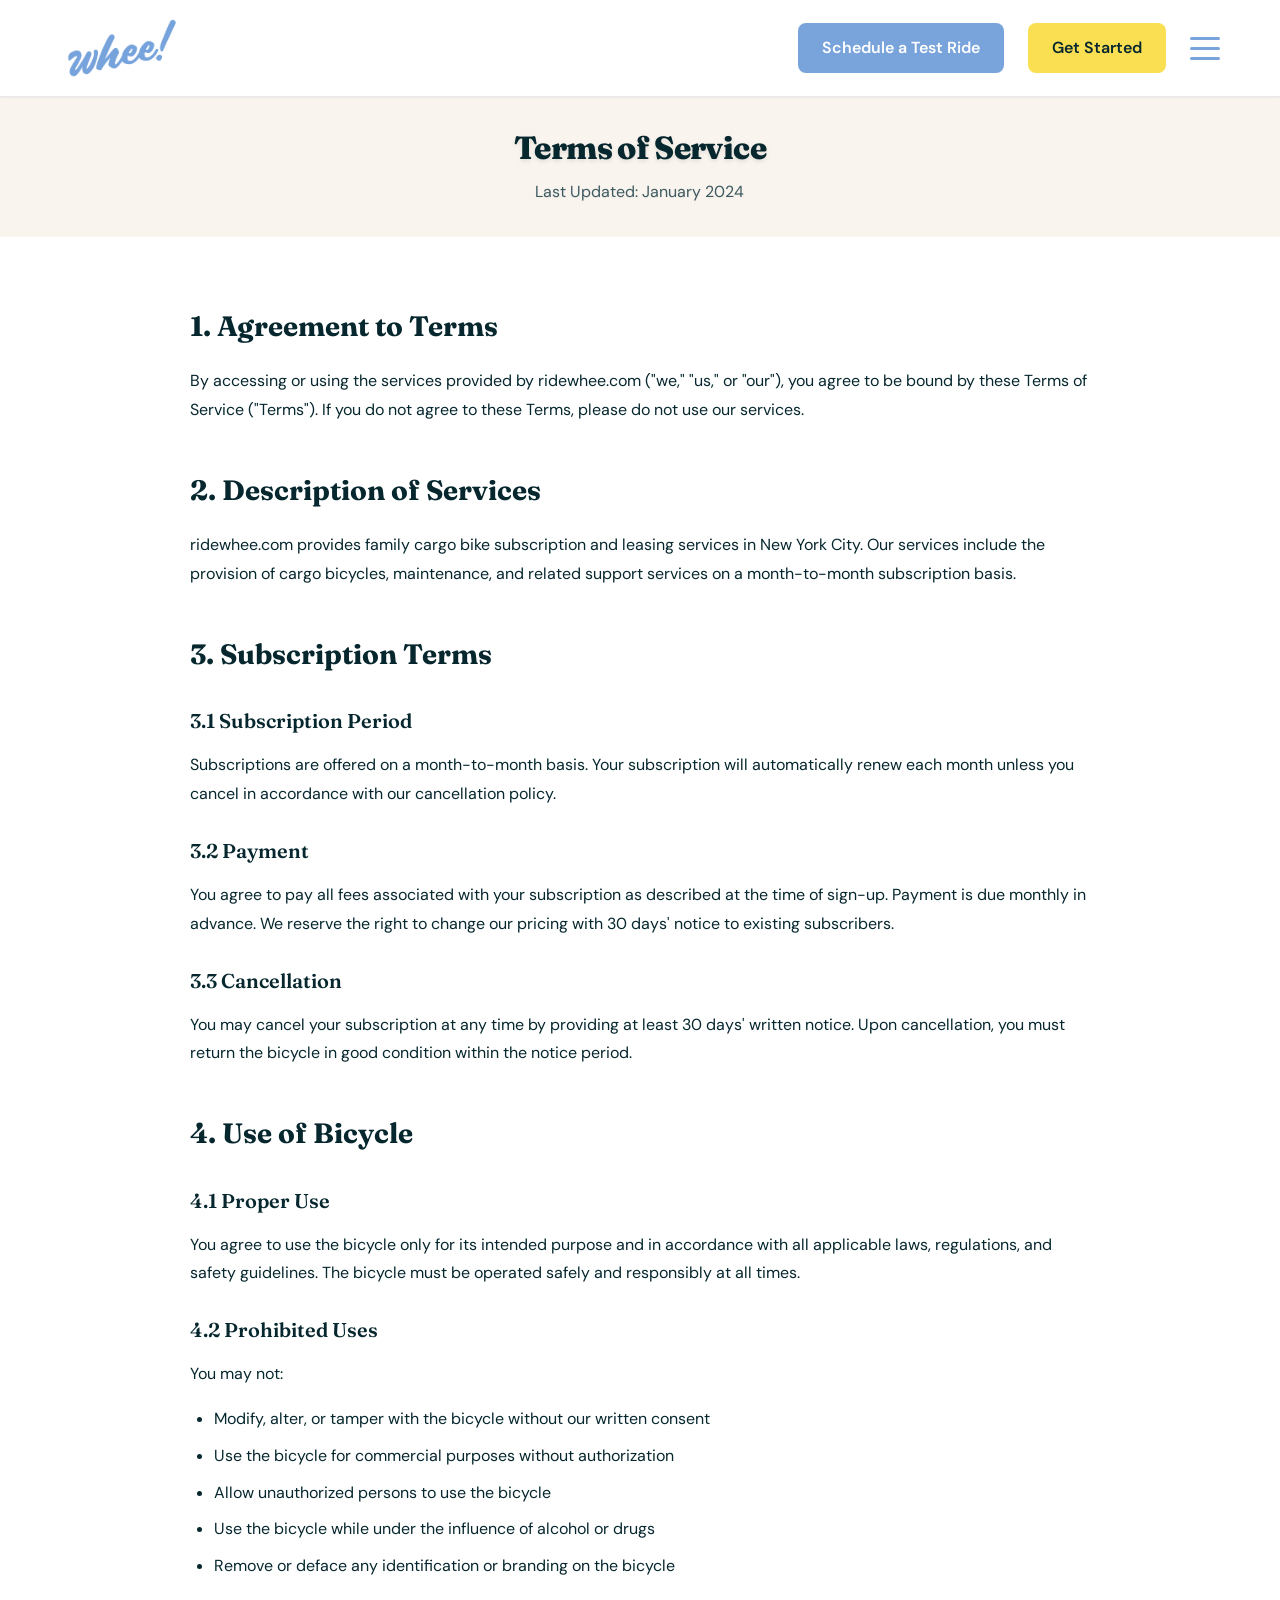
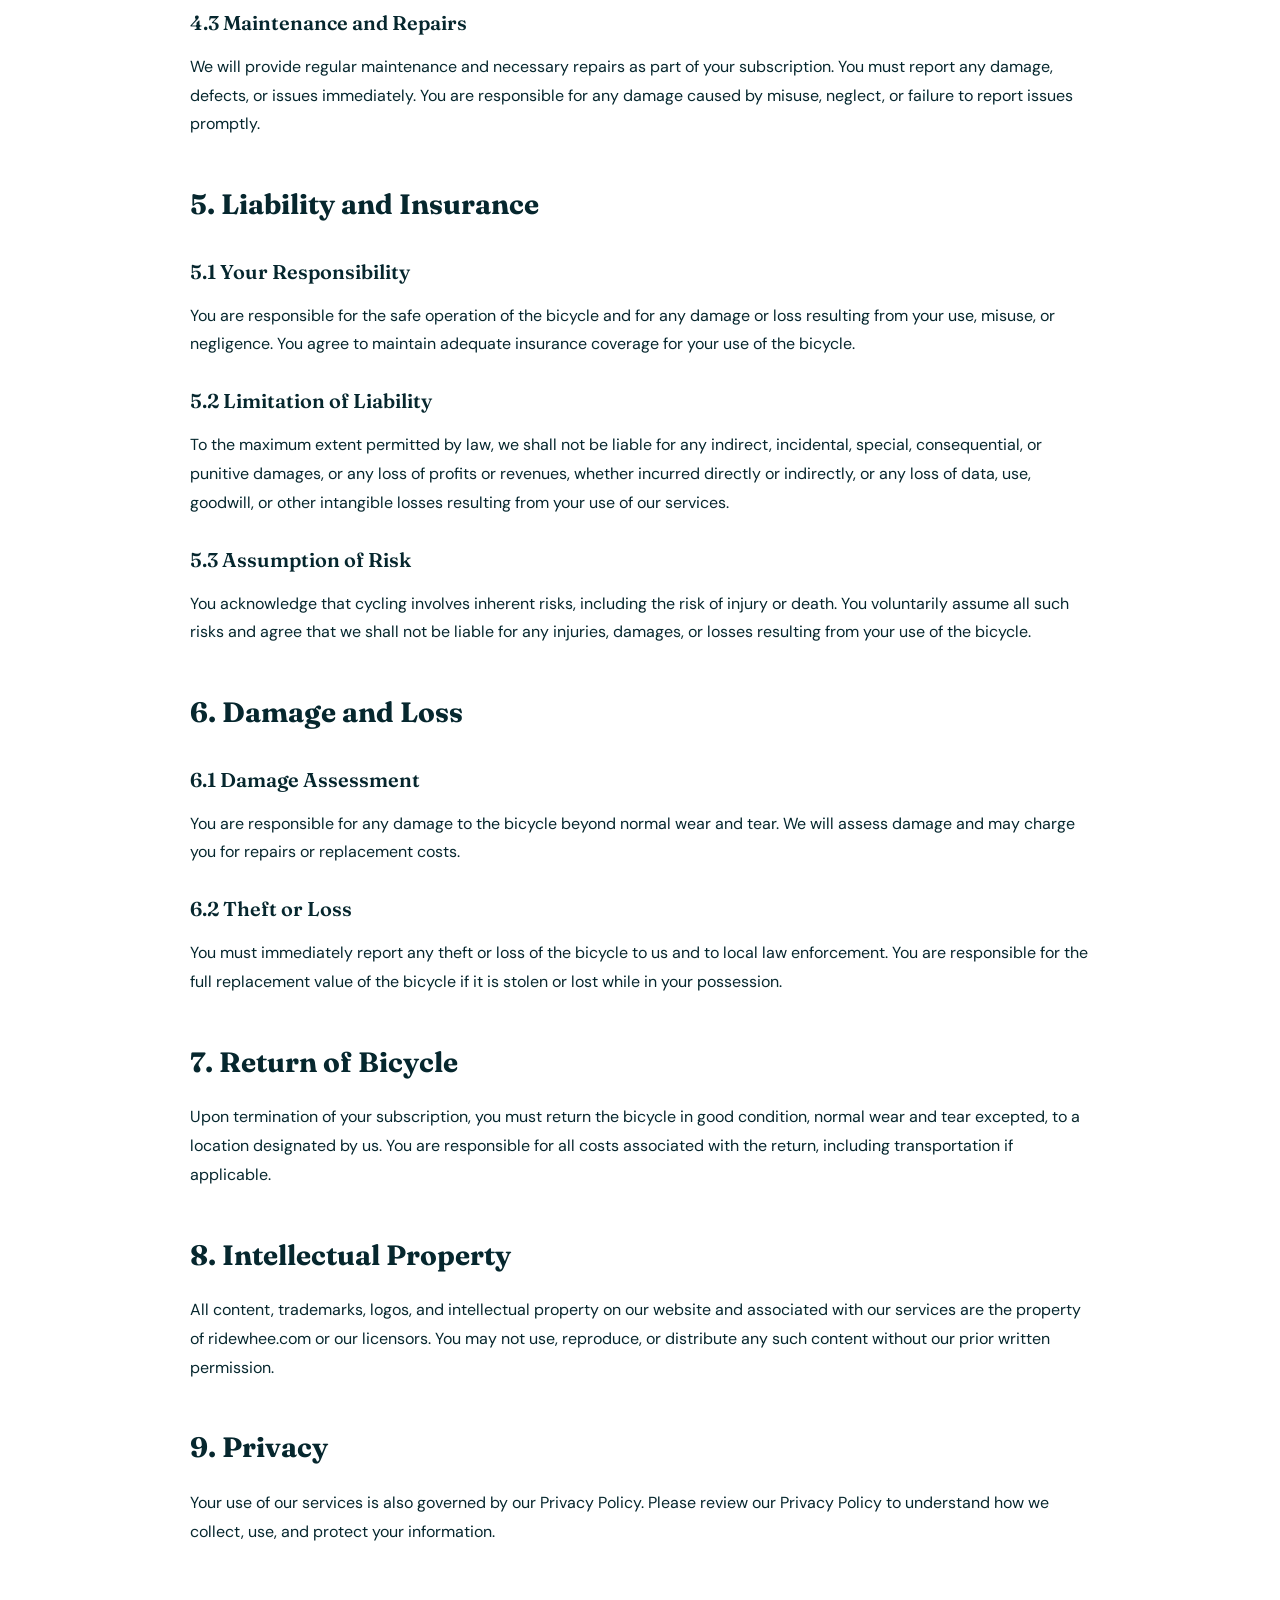
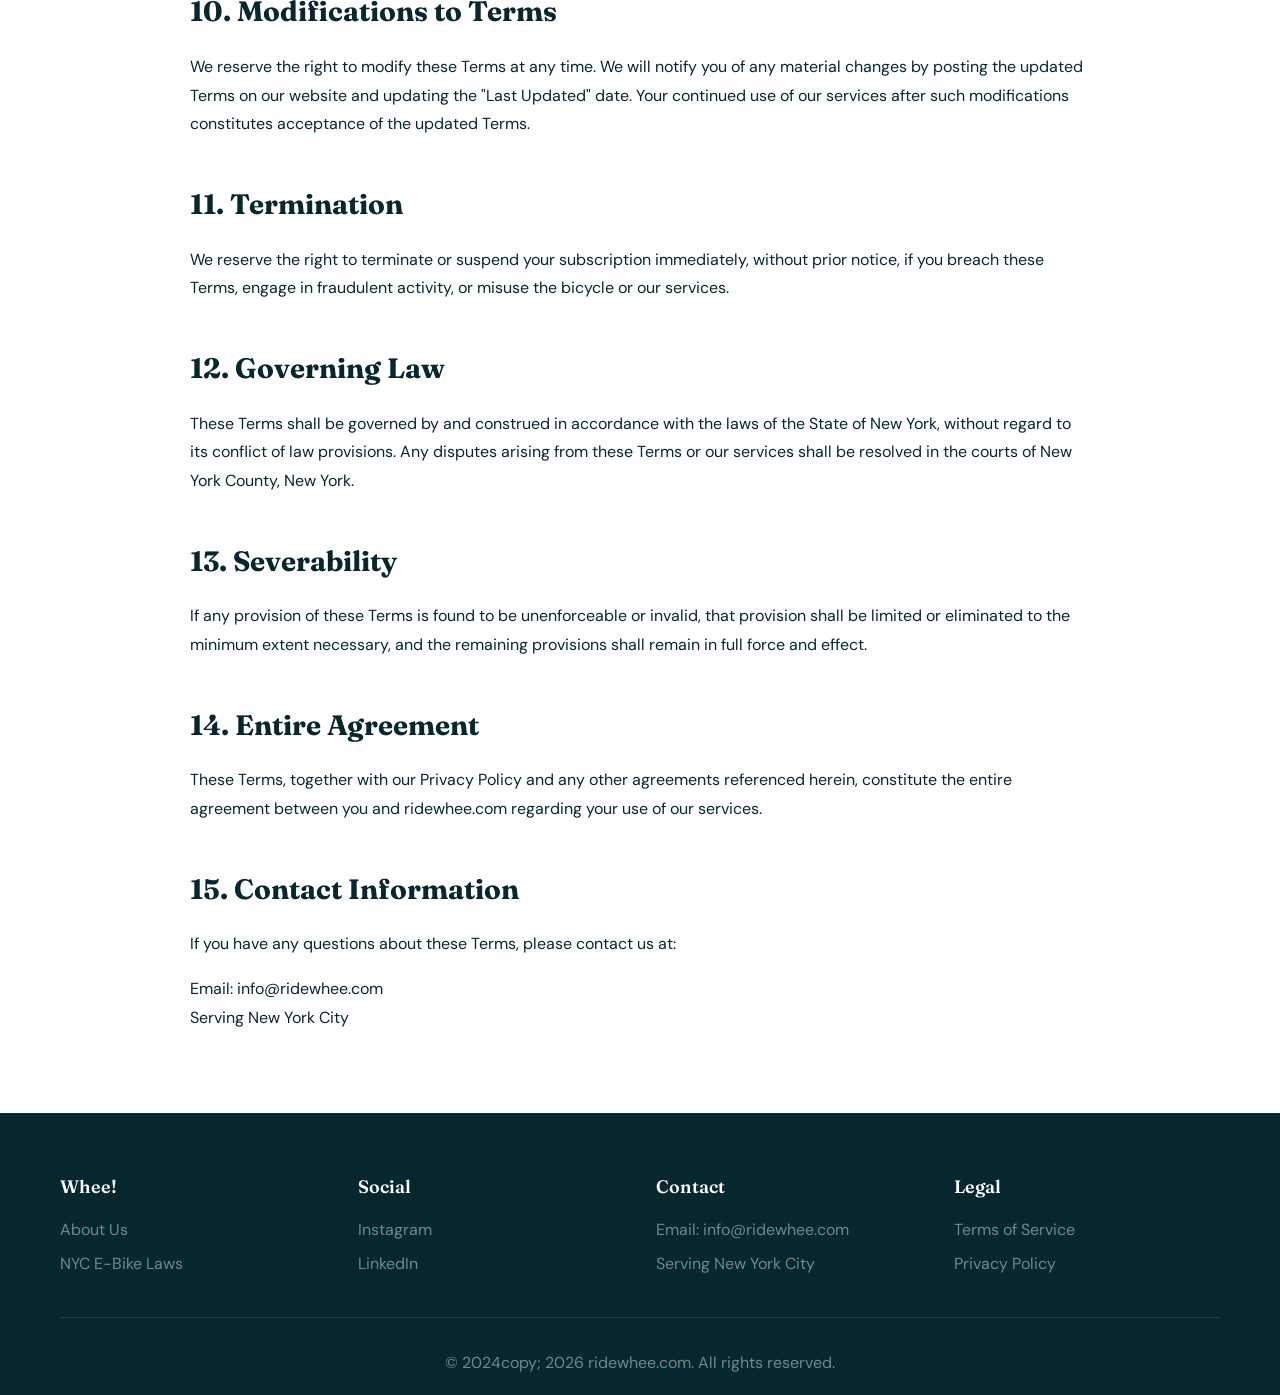
<file: terms-of-service.html>
<!DOCTYPE html>
<html lang="en">
<head>
    <meta charset="UTF-8">
    <meta name="viewport" content="width=device-width, initial-scale=1.0">
    <meta http-equiv="Cache-Control" content="no-cache, no-store, must-revalidate">
    <meta http-equiv="Pragma" content="no-cache">
    <meta http-equiv="Expires" content="0">
    <meta name="description" content="Terms of Service for ridewhee - Family cargo bike subscription service in NYC.">
    <title>Terms of Service | ridewhee.com</title>
    <link rel="preconnect" href="https://fonts.googleapis.com">
    <link rel="preconnect" href="https://fonts.gstatic.com" crossorigin>
    <link href="https://fonts.googleapis.com/css2?family=Anonymous+Pro:wght@700&family=DM+Sans:ital,opsz,wght@0,9..40,300..700;1,9..40,300..700&family=Fraunces:ital,opsz,wght@0,9..144,300..900&display=swap" rel="stylesheet">
    <link rel="stylesheet" href="styles.css">
    <link rel="icon" type="image/png" href="images/favicon.png?v=1">
</head>
<body>
    <!-- Navigation -->
    <nav class="navbar" role="navigation" aria-label="Main navigation">
        <div class="nav-container">
            <div class="nav-left">
                <a href="index.html" class="navbar-logo" aria-label="whee! Home">
                    <img src="images/20260428_Whee_Logos_primary_skyline.png" alt="whee! Logo" width="687" height="311">
                </a>
            </div>
            <div class="nav-right">
                <a href="https://cal.com/ridewhee/whee-test-ride" class="cta-button nav-cta">Schedule a Test Ride</a>
                <a href="signup.html" class="cta-button nav-cta nav-cta-signup">Get Started</a>
                <button class="hamburger-menu" id="hamburger-menu" aria-label="Toggle menu" type="button">
                    <span></span>
                    <span></span>
                    <span></span>
                </button>
            </div>
        </div>
        <div class="mobile-menu" id="mobile-menu">
            <a href="index.html">Home</a>
            <a href="https://cal.com/ridewhee/whee-test-ride">Test ride</a>
            <a href="signup.html">Get Started</a>

            <a href="about-us.html">About Us</a>
        </div>
    </nav>

    <!-- Hero Section -->
    <section class="hero hero-compact">
        <div class="hero-container hero-container-compact">
            <div class="hero-content">
                <h1 class="hero-title hero-title-compact">Terms of Service</h1>
                <p class="hero-subtitle hero-subtitle-compact">Last Updated: January 2024</p>
            </div>
        </div>
    </section>

    <!-- Terms Content -->
    <section class="section">
        <div class="container">
            <div class="legal-content">
                <h2>1. Agreement to Terms</h2>
                <p>By accessing or using the services provided by ridewhee.com ("we," "us," or "our"), you agree to be bound by these Terms of Service ("Terms"). If you do not agree to these Terms, please do not use our services.</p>

                <h2>2. Description of Services</h2>
                <p>ridewhee.com provides family cargo bike subscription and leasing services in New York City. Our services include the provision of cargo bicycles, maintenance, and related support services on a month-to-month subscription basis.</p>

                <h2>3. Subscription Terms</h2>
                <h3>3.1 Subscription Period</h3>
                <p>Subscriptions are offered on a month-to-month basis. Your subscription will automatically renew each month unless you cancel in accordance with our cancellation policy.</p>

                <h3>3.2 Payment</h3>
                <p>You agree to pay all fees associated with your subscription as described at the time of sign-up. Payment is due monthly in advance. We reserve the right to change our pricing with 30 days' notice to existing subscribers.</p>

                <h3>3.3 Cancellation</h3>
                <p>You may cancel your subscription at any time by providing at least 30 days' written notice. Upon cancellation, you must return the bicycle in good condition within the notice period.</p>

                <h2>4. Use of Bicycle</h2>
                <h3>4.1 Proper Use</h3>
                <p>You agree to use the bicycle only for its intended purpose and in accordance with all applicable laws, regulations, and safety guidelines. The bicycle must be operated safely and responsibly at all times.</p>

                <h3>4.2 Prohibited Uses</h3>
                <p>You may not:</p>
                <ul>
                    <li>Modify, alter, or tamper with the bicycle without our written consent</li>
                    <li>Use the bicycle for commercial purposes without authorization</li>
                    <li>Allow unauthorized persons to use the bicycle</li>
                    <li>Use the bicycle while under the influence of alcohol or drugs</li>
                    <li>Remove or deface any identification or branding on the bicycle</li>
                </ul>

                <h3>4.3 Maintenance and Repairs</h3>
                <p>We will provide regular maintenance and necessary repairs as part of your subscription. You must report any damage, defects, or issues immediately. You are responsible for any damage caused by misuse, neglect, or failure to report issues promptly.</p>

                <h2>5. Liability and Insurance</h2>
                <h3>5.1 Your Responsibility</h3>
                <p>You are responsible for the safe operation of the bicycle and for any damage or loss resulting from your use, misuse, or negligence. You agree to maintain adequate insurance coverage for your use of the bicycle.</p>

                <h3>5.2 Limitation of Liability</h3>
                <p>To the maximum extent permitted by law, we shall not be liable for any indirect, incidental, special, consequential, or punitive damages, or any loss of profits or revenues, whether incurred directly or indirectly, or any loss of data, use, goodwill, or other intangible losses resulting from your use of our services.</p>

                <h3>5.3 Assumption of Risk</h3>
                <p>You acknowledge that cycling involves inherent risks, including the risk of injury or death. You voluntarily assume all such risks and agree that we shall not be liable for any injuries, damages, or losses resulting from your use of the bicycle.</p>

                <h2>6. Damage and Loss</h2>
                <h3>6.1 Damage Assessment</h3>
                <p>You are responsible for any damage to the bicycle beyond normal wear and tear. We will assess damage and may charge you for repairs or replacement costs.</p>

                <h3>6.2 Theft or Loss</h3>
                <p>You must immediately report any theft or loss of the bicycle to us and to local law enforcement. You are responsible for the full replacement value of the bicycle if it is stolen or lost while in your possession.</p>

                <h2>7. Return of Bicycle</h2>
                <p>Upon termination of your subscription, you must return the bicycle in good condition, normal wear and tear excepted, to a location designated by us. You are responsible for all costs associated with the return, including transportation if applicable.</p>

                <h2>8. Intellectual Property</h2>
                <p>All content, trademarks, logos, and intellectual property on our website and associated with our services are the property of ridewhee.com or our licensors. You may not use, reproduce, or distribute any such content without our prior written permission.</p>

                <h2>9. Privacy</h2>
                <p>Your use of our services is also governed by our Privacy Policy. Please review our Privacy Policy to understand how we collect, use, and protect your information.</p>

                <h2>10. Modifications to Terms</h2>
                <p>We reserve the right to modify these Terms at any time. We will notify you of any material changes by posting the updated Terms on our website and updating the "Last Updated" date. Your continued use of our services after such modifications constitutes acceptance of the updated Terms.</p>

                <h2>11. Termination</h2>
                <p>We reserve the right to terminate or suspend your subscription immediately, without prior notice, if you breach these Terms, engage in fraudulent activity, or misuse the bicycle or our services.</p>

                <h2>12. Governing Law</h2>
                <p>These Terms shall be governed by and construed in accordance with the laws of the State of New York, without regard to its conflict of law provisions. Any disputes arising from these Terms or our services shall be resolved in the courts of New York County, New York.</p>

                <h2>13. Severability</h2>
                <p>If any provision of these Terms is found to be unenforceable or invalid, that provision shall be limited or eliminated to the minimum extent necessary, and the remaining provisions shall remain in full force and effect.</p>

                <h2>14. Entire Agreement</h2>
                <p>These Terms, together with our Privacy Policy and any other agreements referenced herein, constitute the entire agreement between you and ridewhee.com regarding your use of our services.</p>

                <h2>15. Contact Information</h2>
                <p>If you have any questions about these Terms, please contact us at:</p>
                <p>
                    Email: info@ridewhee.com<br>
                    Serving New York City
                </p>
            </div>
        </div>
    </section>

    <!-- Footer -->
    <footer class="footer">
        <div class="container">
            <div class="footer-content">
                <div class="footer-section">
                    <h4>Whee!</h4>
                    <p><a href="about-us.html" style="color: var(--text-lighter); text-decoration: none;">About Us</a></p>
                    <p><a href="nyc-ebike-laws.html" style="color: var(--text-lighter); text-decoration: none;">NYC E-Bike Laws</a></p>
                </div>
                                <div class="footer-section">
                    <h4>Social</h4>
                    <p><a href="https://www.instagram.com/ridewhee" target="_blank" rel="noopener" style="color: var(--text-lighter); text-decoration: none;">Instagram</a></p>
                    <p><a href="https://www.linkedin.com/company/115981915/" target="_blank" rel="noopener" style="color: var(--text-lighter); text-decoration: none;">LinkedIn</a></p>
                </div>
                <div class="footer-section">
                    <h4>Contact</h4>
                    <p>Email: info@ridewhee.com</p>
                    <p>Serving New York City</p>
                </div>
                <div class="footer-section">
                    <h4>Legal</h4>
                    <p><a href="terms-of-service.html">Terms of Service</a></p>
                    <p><a href="privacy-policy.html">Privacy Policy</a></p>
                </div>
            </div>
            <div class="footer-bottom">
                <p>&copy; 2024copy; 2026 ridewhee.com. All rights reserved.</p>
            </div>
        </div>
    </footer>

    <script>
        // Hamburger menu functionality
        const hamburgerMenu = document.getElementById('hamburger-menu');
        const mobileMenu = document.getElementById('mobile-menu');

        hamburgerMenu.addEventListener('click', function() {
            hamburgerMenu.classList.toggle('active');
            mobileMenu.classList.toggle('active');
        });

        // Close menu when clicking outside
        document.addEventListener('click', function(e) {
            if (!hamburgerMenu.contains(e.target) && !mobileMenu.contains(e.target)) {
                hamburgerMenu.classList.remove('active');
                mobileMenu.classList.remove('active');
            }
        });

        // Close menu when clicking a link
        mobileMenu.querySelectorAll('a').forEach(link => {
            link.addEventListener('click', function() {
                hamburgerMenu.classList.remove('active');
                mobileMenu.classList.remove('active');
            });
        });
    </script>
</body>
</html>
</file>
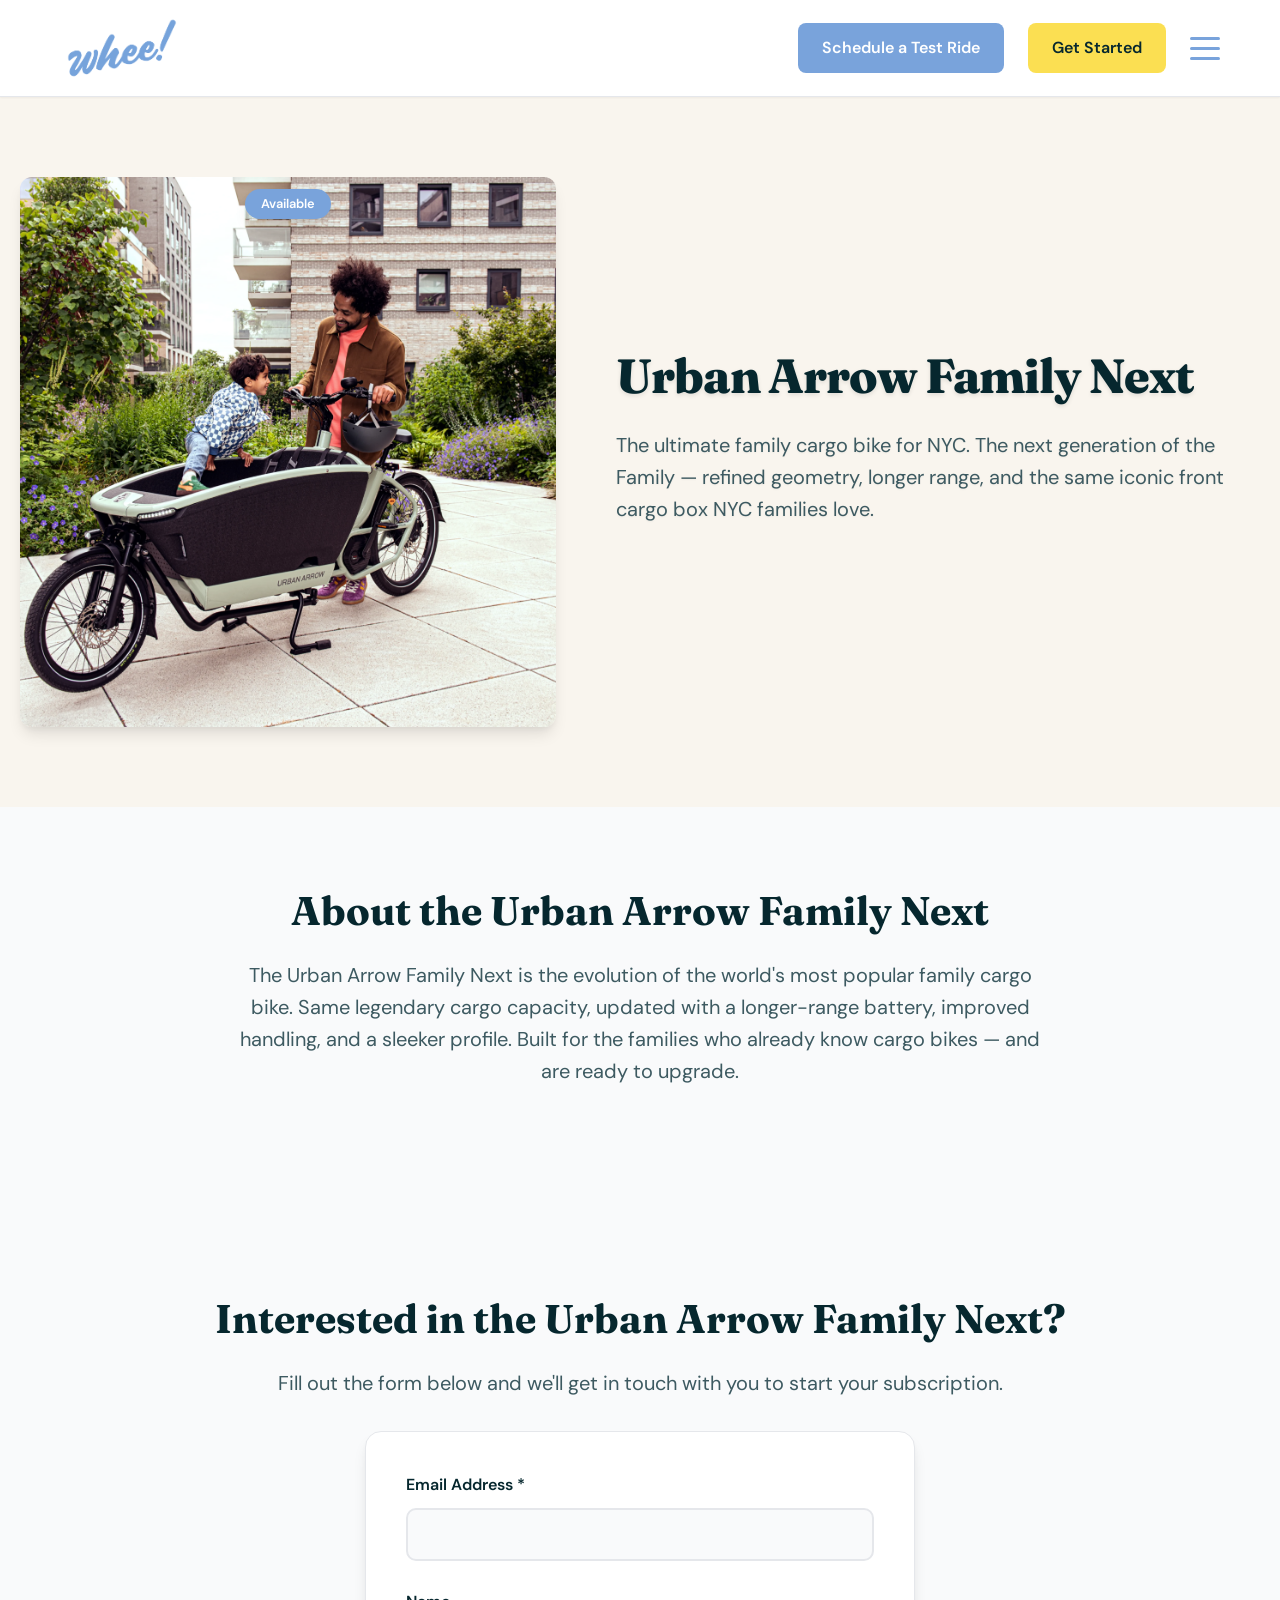
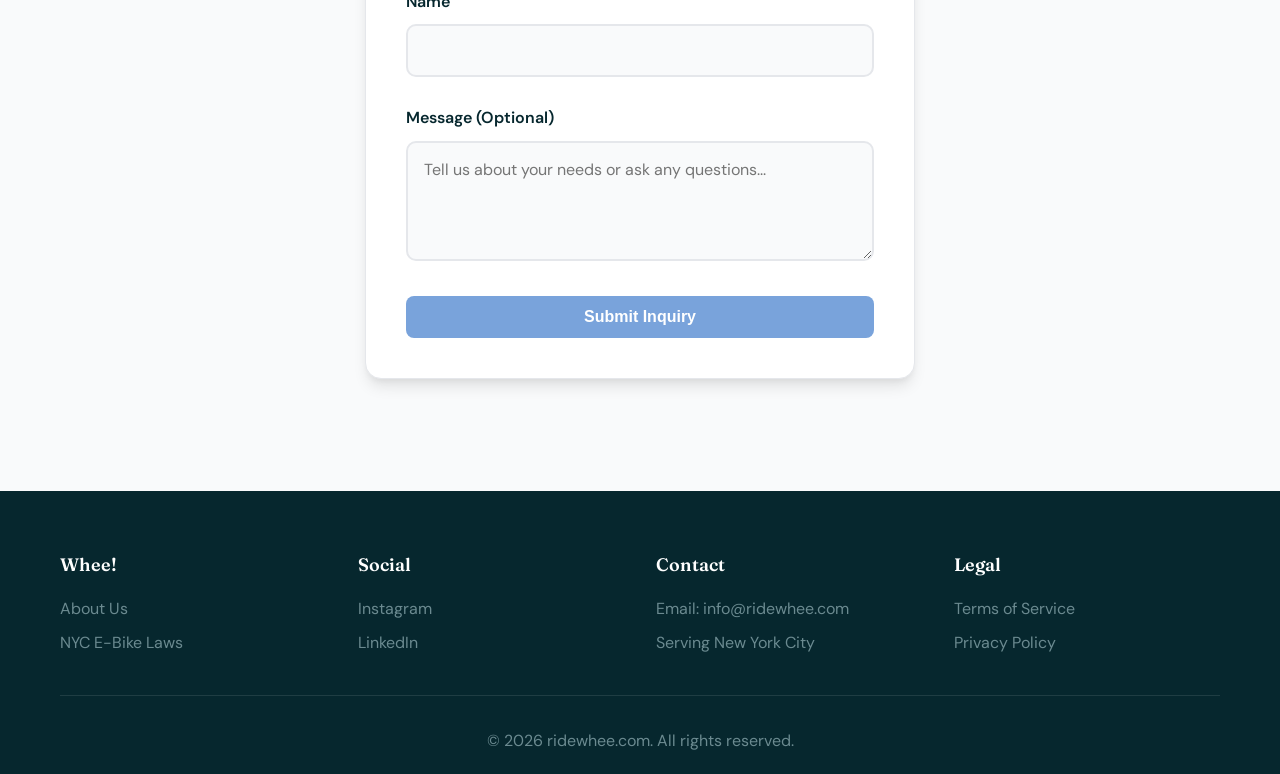
<file: urban-arrow-family-next.html>
<!DOCTYPE html>
<html lang="en">
<head>
    <meta charset="UTF-8">
    <meta name="viewport" content="width=device-width, initial-scale=1.0">
    <meta http-equiv="Cache-Control" content="no-cache, no-store, must-revalidate">
    <meta http-equiv="Pragma" content="no-cache">
    <meta http-equiv="Expires" content="0">
    <meta name="description" content="Urban Arrow Family Next cargo bike available for subscription in NYC. The next generation of the iconic front-loader, with longer range and refined geometry.">
    <title>Urban Arrow Family Next | Cargo Bike Subscriptions NYC | ridewhee.com</title>
    <link rel="preconnect" href="https://fonts.googleapis.com">
    <link rel="preconnect" href="https://fonts.gstatic.com" crossorigin>
    <link href="https://fonts.googleapis.com/css2?family=Anonymous+Pro:wght@700&family=DM+Sans:ital,opsz,wght@0,9..40,300..700;1,9..40,300..700&family=Fraunces:ital,opsz,wght@0,9..144,300..900&display=swap" rel="stylesheet">
    <link rel="stylesheet" href="styles.css">
    <link rel="icon" type="image/png" href="images/favicon.png?v=1">
</head>
<body>
    <!-- Navigation -->
    <!-- TO UPDATE LOGO: Change the src path below to your new logo file -->
    <nav class="navbar" role="navigation" aria-label="Main navigation">
        <div class="nav-container">
            <div class="nav-left">
                <a href="index.html" class="navbar-logo" aria-label="whee! Home">
                    <img src="images/20260428_Whee_Logos_primary_skyline.png" alt="whee! Logo" width="687" height="311">
                </a>
            </div>
            <div class="nav-right">
                <a href="https://cal.com/ridewhee/whee-test-ride" class="cta-button nav-cta">Schedule a Test Ride</a>
                <a href="signup.html" class="cta-button nav-cta nav-cta-signup">Get Started</a>
                <button class="hamburger-menu" id="hamburger-menu" aria-label="Toggle menu" type="button">
                    <span></span>
                    <span></span>
                    <span></span>
                </button>
            </div>
        </div>
        <div class="mobile-menu" id="mobile-menu">
            <a href="index.html">Home</a>
            <a href="https://cal.com/ridewhee/whee-test-ride">Test ride</a>
            <a href="signup.html">Get Started</a>

            <a href="about-us.html">About Us</a>
        </div>
    </nav>

    <!-- Bike Detail Section -->
    <section class="hero">
        <div class="hero-container">
            <div class="hero-image">
                <img src="images/Urban_Arrow_FamilyNext_Green_284.webp" alt="Urban Arrow Family Next cargo bike" class="hero-bike-image" onerror="this.style.display='none'; this.nextElementSibling.style.display='flex';">
                <span class="available-badge">Available</span>
                <div class="image-placeholder bike-hero" style="display: none;">
                    <div class="placeholder-content">
                        <p>Urban Arrow Family Next</p>
                    </div>
                </div>
            </div>
            <div class="hero-content">
                <h1 class="hero-title">Urban Arrow Family Next</h1>
                <p class="hero-subtitle">The ultimate family cargo bike for NYC. The next generation of the Family — refined geometry, longer range, and the same iconic front cargo box NYC families love.</p>
            </div>
        </div>
    </section>

    <!-- Bike Details -->
    <section class="bike-showcase">
        <div class="container">
            <div style="max-width: 800px; margin: 0 auto;">
                <h2 class="section-title">About the Urban Arrow Family Next</h2>
                <p class="section-subtitle">The Urban Arrow Family Next is the evolution of the world's most popular family cargo bike. Same legendary cargo capacity, updated with a longer-range battery, improved handling, and a sleeker profile. Built for the families who already know cargo bikes — and are ready to upgrade.</p>
            </div>
        </div>
    </section>

    <!-- Inquiry Form -->
    <section class="pricing">
        <div class="container">
            <h2 class="section-title">Interested in the Urban Arrow Family Next?</h2>
            <p class="section-subtitle">Fill out the form below and we'll get in touch with you to start your subscription.</p>
            <div id="form-message" class="form-message"></div>
            <form id="gsd-form" class="bike-form">
                <div class="form-group">
                    <label for="email">Email Address *</label>
                    <input type="email" id="email" name="email" required>
                </div>
                <div class="form-group">
                    <label for="name">Name</label>
                    <input type="text" id="name" name="name">
                </div>
                <div class="form-group">
                    <label for="message">Message (Optional)</label>
                    <textarea id="message" name="message" placeholder="Tell us about your needs or ask any questions..."></textarea>
                </div>
                <input type="hidden" id="bike-model" name="bike_model" value="Urban Arrow Family Next">
                <input type="hidden" id="status" name="status" value="Available">
                <input type="hidden" id="timestamp" name="timestamp">
                <input type="hidden" id="referrer" name="referrer">
                <input type="hidden" id="user-agent" name="user_agent">
                <button type="submit" class="cta-button primary full-width">Submit Inquiry</button>
            </form>
        </div>
    </section>

    <!-- Footer -->
    <footer class="footer">
        <div class="container">
            <div class="footer-content">
                <div class="footer-section">
                    <h4>Whee!</h4>
                    <p><a href="about-us.html" style="color: var(--text-lighter); text-decoration: none;">About Us</a></p>
                    <p><a href="nyc-ebike-laws.html" style="color: var(--text-lighter); text-decoration: none;">NYC E-Bike Laws</a></p>
                </div>
                                <div class="footer-section">
                    <h4>Social</h4>
                    <p><a href="https://www.instagram.com/ridewhee" target="_blank" rel="noopener" style="color: var(--text-lighter); text-decoration: none;">Instagram</a></p>
                    <p><a href="https://www.linkedin.com/company/115981915/" target="_blank" rel="noopener" style="color: var(--text-lighter); text-decoration: none;">LinkedIn</a></p>
                </div>
                <div class="footer-section">
                    <h4>Contact</h4>
                    <p>Email: info@ridewhee.com</p>
                    <p>Serving New York City</p>
                </div>
                <div class="footer-section">
                    <h4>Legal</h4>
                    <p><a href="terms-of-service.html">Terms of Service</a></p>
                    <p><a href="privacy-policy.html">Privacy Policy</a></p>
                </div>
            </div>
            <div class="footer-bottom">
                <p>&copy; 2026 ridewhee.com. All rights reserved.</p>
            </div>
        </div>
    </footer>

    <script>
        // Set hidden form fields
        document.getElementById('timestamp').value = new Date().toISOString();
        document.getElementById('referrer').value = document.referrer || 'Direct';
        document.getElementById('user-agent').value = navigator.userAgent;

        // Form submission
        document.getElementById('gsd-form').addEventListener('submit', async function(e) {
            e.preventDefault();
            
            const form = e.target;
            const messageDiv = document.getElementById('form-message');
            const submitButton = form.querySelector('button[type="submit"]');
            
            // Disable submit button
            submitButton.disabled = true;
            submitButton.textContent = 'Submitting...';
            messageDiv.className = 'form-message';
            messageDiv.style.display = 'none';
            
            // Get form data
            const formData = new FormData(form);
            const data = Object.fromEntries(formData);
            
            // Google Apps Script URL
            const scriptUrl = 'https://script.google.com/macros/s/AKfycbz3MTLwROY8s7Q7Qjro2MVKJxYa5_LWtN31UC6gWKDojUNoBlWKheB0wwWP_zNjwqRdcg/exec';
            
            // Create a hidden iframe for form submission (works around CORS)
            const iframe = document.createElement('iframe');
            iframe.name = 'hidden-iframe';
            iframe.style.display = 'none';
            document.body.appendChild(iframe);
            
            // Create a temporary form to submit via iframe
            const tempForm = document.createElement('form');
            tempForm.method = 'POST';
            tempForm.action = scriptUrl;
            tempForm.target = 'hidden-iframe';
            tempForm.style.display = 'none';
            
            // Add all form data as hidden inputs
            Object.keys(data).forEach(key => {
                const input = document.createElement('input');
                input.type = 'hidden';
                input.name = key;
                input.value = data[key];
                tempForm.appendChild(input);
            });
            
            document.body.appendChild(tempForm);
            tempForm.submit();
            
            // Show success message (we assume success since we can't read response with iframe method)
            setTimeout(() => {
                // Show success message first
                messageDiv.className = 'form-message success';
                messageDiv.textContent = 'Thank you! Your inquiry has been received. We\'ll contact you soon.';
                messageDiv.style.display = 'block';
                
                // Hide the form (message is outside form, so it stays visible)
                form.style.display = 'none';
                
                // Scroll to message
                messageDiv.scrollIntoView({ behavior: 'smooth', block: 'center' });
                
                // Clean up
                document.body.removeChild(tempForm);
                document.body.removeChild(iframe);
            }, 500);
        });

        // Reset form when page loads (if user navigated away and came back)
        window.addEventListener('load', function() {
            const form = document.getElementById('gsd-form');
            const messageDiv = document.getElementById('form-message');
            // Reset form state on page load
            form.style.display = 'block';
            messageDiv.style.display = 'none';
            messageDiv.className = 'form-message';
            form.reset();
        });
    </script>

    <script>
        // Hamburger menu functionality
        const hamburgerMenu = document.getElementById('hamburger-menu');
        const mobileMenu = document.getElementById('mobile-menu');

        hamburgerMenu.addEventListener('click', function() {
            hamburgerMenu.classList.toggle('active');
            mobileMenu.classList.toggle('active');
        });

        // Close menu when clicking outside
        document.addEventListener('click', function(e) {
            if (!hamburgerMenu.contains(e.target) && !mobileMenu.contains(e.target)) {
                hamburgerMenu.classList.remove('active');
                mobileMenu.classList.remove('active');
            }
        });

        // Close menu when clicking a link
        mobileMenu.querySelectorAll('a').forEach(link => {
            link.addEventListener('click', function() {
                hamburgerMenu.classList.remove('active');
                mobileMenu.classList.remove('active');
            });
        });
    </script>
</body>
</html>
</file>
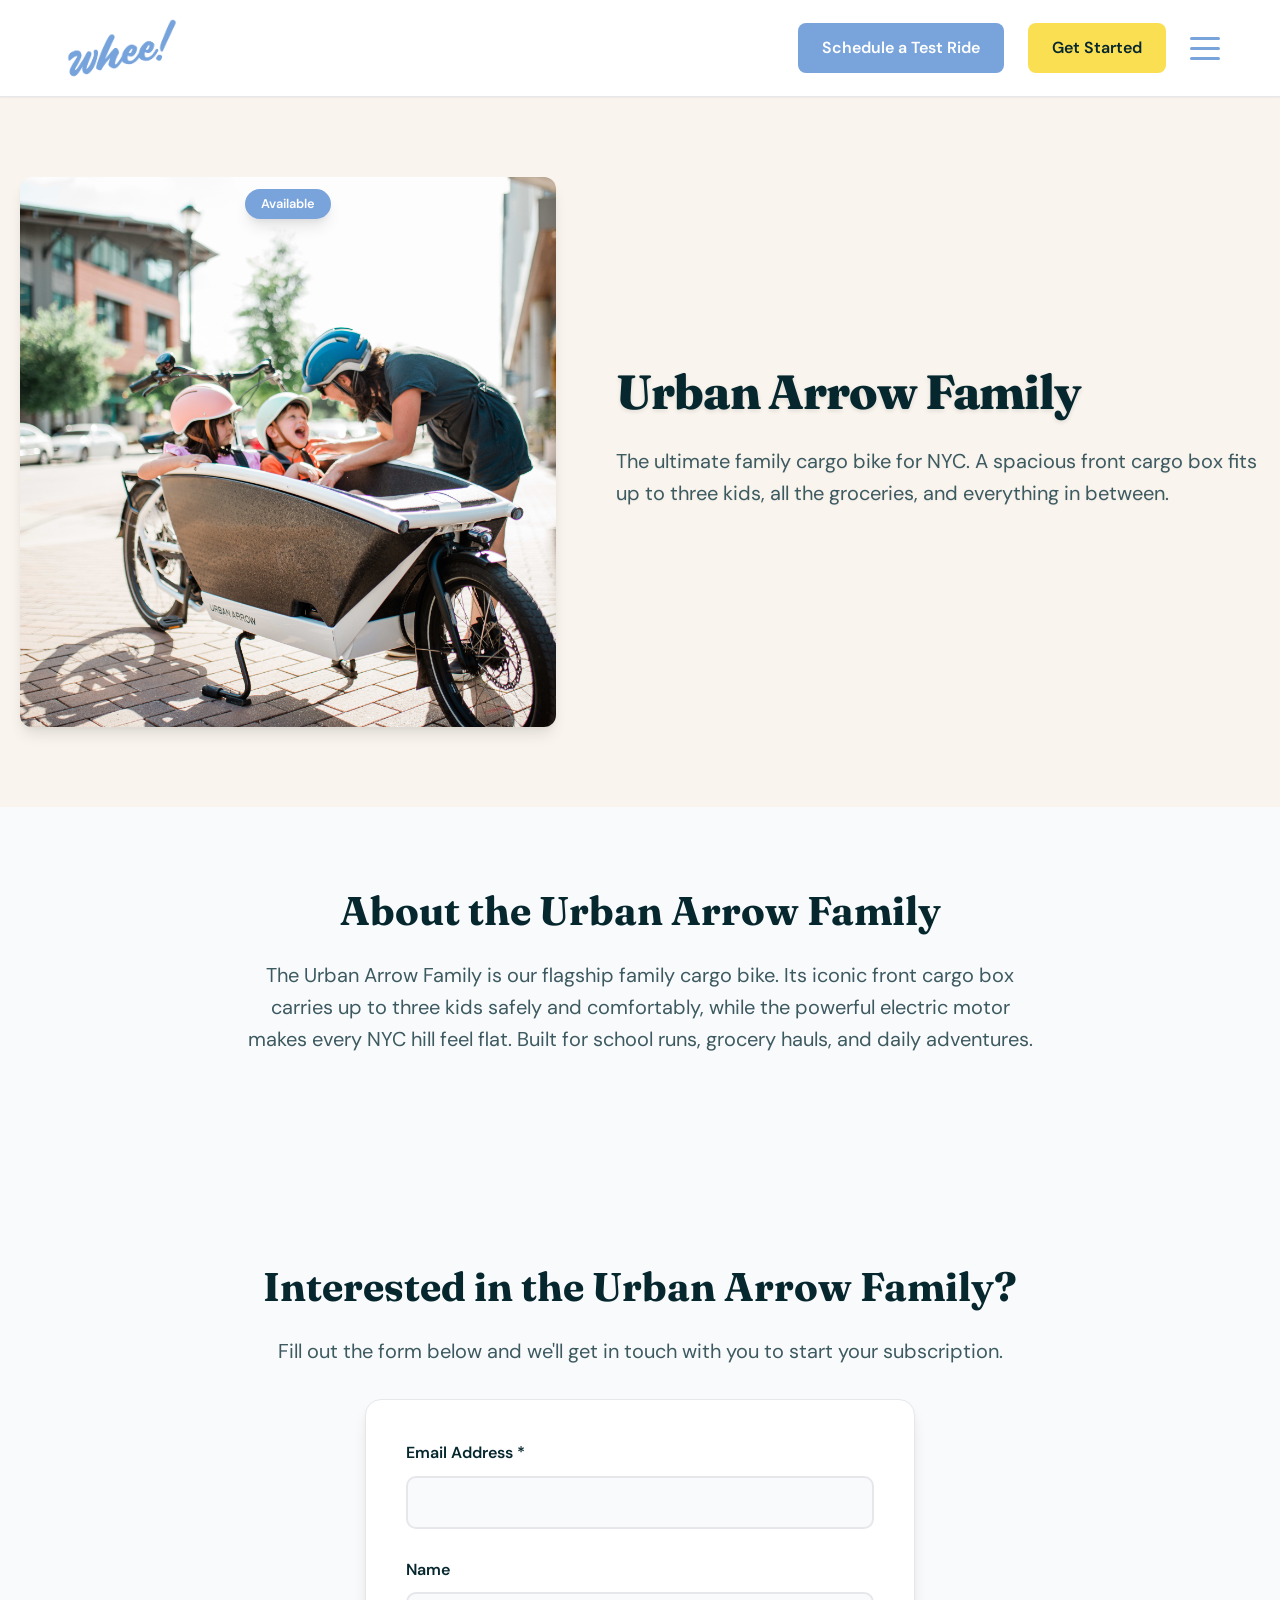
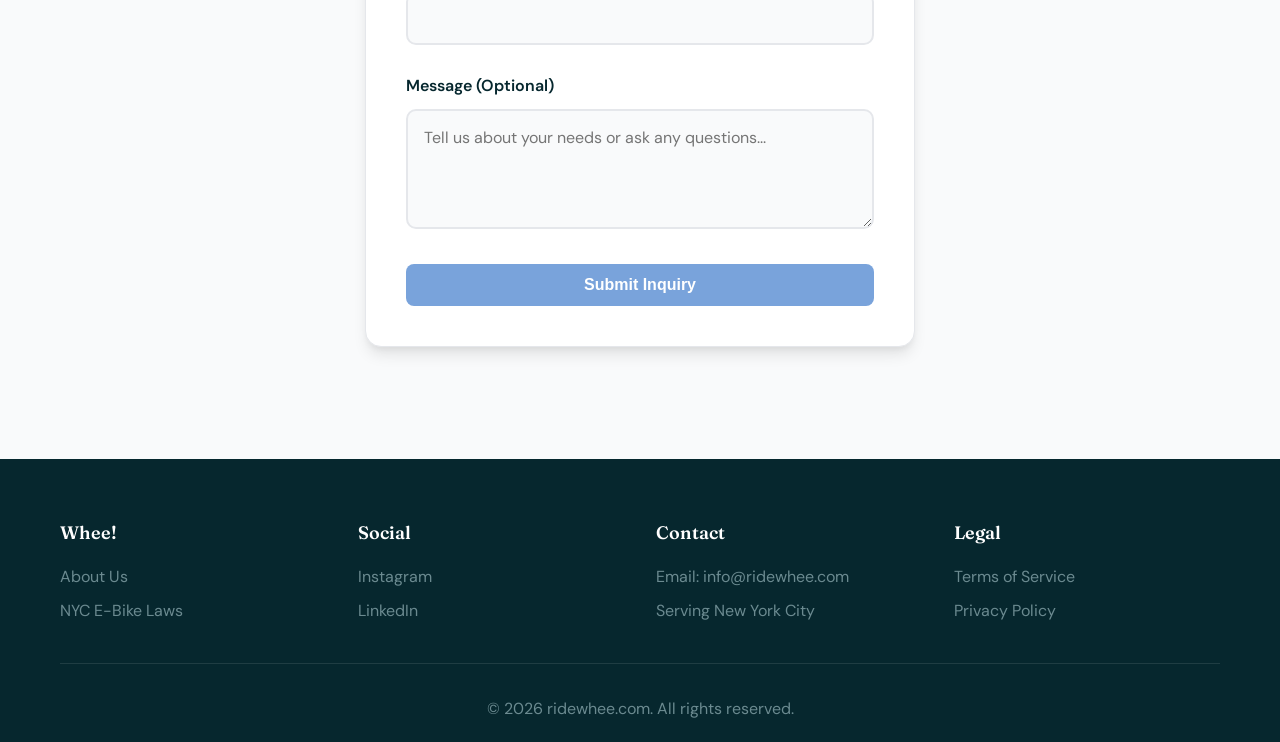
<file: urban-arrow-family.html>
<!DOCTYPE html>
<html lang="en">
<head>
    <meta charset="UTF-8">
    <meta name="viewport" content="width=device-width, initial-scale=1.0">
    <meta http-equiv="Cache-Control" content="no-cache, no-store, must-revalidate">
    <meta http-equiv="Pragma" content="no-cache">
    <meta http-equiv="Expires" content="0">
    <meta name="description" content="Urban Arrow Family cargo bike available for subscription in NYC. Premium front-loader cargo bike perfect for families with kids.">
    <title>Urban Arrow Family | Cargo Bike Subscriptions NYC | ridewhee.com</title>
    <link rel="preconnect" href="https://fonts.googleapis.com">
    <link rel="preconnect" href="https://fonts.gstatic.com" crossorigin>
    <link href="https://fonts.googleapis.com/css2?family=Anonymous+Pro:wght@700&family=DM+Sans:ital,opsz,wght@0,9..40,300..700;1,9..40,300..700&family=Fraunces:ital,opsz,wght@0,9..144,300..900&display=swap" rel="stylesheet">
    <link rel="stylesheet" href="styles.css">
    <link rel="icon" type="image/png" href="images/favicon.png?v=1">
</head>
<body>
    <!-- Navigation -->
    <!-- TO UPDATE LOGO: Change the src path below to your new logo file -->
    <nav class="navbar" role="navigation" aria-label="Main navigation">
        <div class="nav-container">
            <div class="nav-left">
                <a href="index.html" class="navbar-logo" aria-label="whee! Home">
                    <img src="images/20260428_Whee_Logos_primary_skyline.png" alt="whee! Logo" width="687" height="311">
                </a>
            </div>
            <div class="nav-right">
                <a href="https://cal.com/ridewhee/whee-test-ride" class="cta-button nav-cta">Schedule a Test Ride</a>
                <a href="signup.html" class="cta-button nav-cta nav-cta-signup">Get Started</a>
                <button class="hamburger-menu" id="hamburger-menu" aria-label="Toggle menu" type="button">
                    <span></span>
                    <span></span>
                    <span></span>
                </button>
            </div>
        </div>
        <div class="mobile-menu" id="mobile-menu">
            <a href="index.html">Home</a>
            <a href="https://cal.com/ridewhee/whee-test-ride">Test ride</a>
            <a href="signup.html">Get Started</a>

            <a href="about-us.html">About Us</a>
        </div>
    </nav>

    <!-- Bike Detail Section -->
    <section class="hero">
        <div class="hero-container">
            <div class="hero-image">
                <img src="images/urban-arrow-family-01.jpg" alt="Urban Arrow Family cargo bike" class="hero-bike-image" onerror="this.style.display='none'; this.nextElementSibling.style.display='flex';">
                <span class="available-badge">Available</span>
                <div class="image-placeholder bike-hero" style="display: none;">
                    <div class="placeholder-content">
                        <p>Urban Arrow Family</p>
                    </div>
                </div>
            </div>
            <div class="hero-content">
                <h1 class="hero-title">Urban Arrow Family</h1>
                <p class="hero-subtitle">The ultimate family cargo bike for NYC. A spacious front cargo box fits up to three kids, all the groceries, and everything in between.</p>
            </div>
        </div>
    </section>

    <!-- Bike Details -->
    <section class="bike-showcase">
        <div class="container">
            <div style="max-width: 800px; margin: 0 auto;">
                <h2 class="section-title">About the Urban Arrow Family</h2>
                <p class="section-subtitle">The Urban Arrow Family is our flagship family cargo bike. Its iconic front cargo box carries up to three kids safely and comfortably, while the powerful electric motor makes every NYC hill feel flat. Built for school runs, grocery hauls, and daily adventures.</p>
            </div>
        </div>
    </section>

    <!-- Inquiry Form -->
    <section class="pricing">
        <div class="container">
            <h2 class="section-title">Interested in the Urban Arrow Family?</h2>
            <p class="section-subtitle">Fill out the form below and we'll get in touch with you to start your subscription.</p>
            <div id="form-message" class="form-message"></div>
            <form id="gsd-form" class="bike-form">
                <div class="form-group">
                    <label for="email">Email Address *</label>
                    <input type="email" id="email" name="email" required>
                </div>
                <div class="form-group">
                    <label for="name">Name</label>
                    <input type="text" id="name" name="name">
                </div>
                <div class="form-group">
                    <label for="message">Message (Optional)</label>
                    <textarea id="message" name="message" placeholder="Tell us about your needs or ask any questions..."></textarea>
                </div>
                <input type="hidden" id="bike-model" name="bike_model" value="Urban Arrow Family">
                <input type="hidden" id="status" name="status" value="Available">
                <input type="hidden" id="timestamp" name="timestamp">
                <input type="hidden" id="referrer" name="referrer">
                <input type="hidden" id="user-agent" name="user_agent">
                <button type="submit" class="cta-button primary full-width">Submit Inquiry</button>
            </form>
        </div>
    </section>

    <!-- Footer -->
    <footer class="footer">
        <div class="container">
            <div class="footer-content">
                <div class="footer-section">
                    <h4>Whee!</h4>
                    <p><a href="about-us.html" style="color: var(--text-lighter); text-decoration: none;">About Us</a></p>
                    <p><a href="nyc-ebike-laws.html" style="color: var(--text-lighter); text-decoration: none;">NYC E-Bike Laws</a></p>
                </div>
                                <div class="footer-section">
                    <h4>Social</h4>
                    <p><a href="https://www.instagram.com/ridewhee" target="_blank" rel="noopener" style="color: var(--text-lighter); text-decoration: none;">Instagram</a></p>
                    <p><a href="https://www.linkedin.com/company/115981915/" target="_blank" rel="noopener" style="color: var(--text-lighter); text-decoration: none;">LinkedIn</a></p>
                </div>
                <div class="footer-section">
                    <h4>Contact</h4>
                    <p>Email: info@ridewhee.com</p>
                    <p>Serving New York City</p>
                </div>
                <div class="footer-section">
                    <h4>Legal</h4>
                    <p><a href="terms-of-service.html">Terms of Service</a></p>
                    <p><a href="privacy-policy.html">Privacy Policy</a></p>
                </div>
            </div>
            <div class="footer-bottom">
                <p>&copy; 2026 ridewhee.com. All rights reserved.</p>
            </div>
        </div>
    </footer>

    <script>
        // Set hidden form fields
        document.getElementById('timestamp').value = new Date().toISOString();
        document.getElementById('referrer').value = document.referrer || 'Direct';
        document.getElementById('user-agent').value = navigator.userAgent;

        // Form submission
        document.getElementById('gsd-form').addEventListener('submit', async function(e) {
            e.preventDefault();
            
            const form = e.target;
            const messageDiv = document.getElementById('form-message');
            const submitButton = form.querySelector('button[type="submit"]');
            
            // Disable submit button
            submitButton.disabled = true;
            submitButton.textContent = 'Submitting...';
            messageDiv.className = 'form-message';
            messageDiv.style.display = 'none';
            
            // Get form data
            const formData = new FormData(form);
            const data = Object.fromEntries(formData);
            
            // Google Apps Script URL
            const scriptUrl = 'https://script.google.com/macros/s/AKfycbz3MTLwROY8s7Q7Qjro2MVKJxYa5_LWtN31UC6gWKDojUNoBlWKheB0wwWP_zNjwqRdcg/exec';
            
            // Create a hidden iframe for form submission (works around CORS)
            const iframe = document.createElement('iframe');
            iframe.name = 'hidden-iframe';
            iframe.style.display = 'none';
            document.body.appendChild(iframe);
            
            // Create a temporary form to submit via iframe
            const tempForm = document.createElement('form');
            tempForm.method = 'POST';
            tempForm.action = scriptUrl;
            tempForm.target = 'hidden-iframe';
            tempForm.style.display = 'none';
            
            // Add all form data as hidden inputs
            Object.keys(data).forEach(key => {
                const input = document.createElement('input');
                input.type = 'hidden';
                input.name = key;
                input.value = data[key];
                tempForm.appendChild(input);
            });
            
            document.body.appendChild(tempForm);
            tempForm.submit();
            
            // Show success message (we assume success since we can't read response with iframe method)
            setTimeout(() => {
                // Show success message first
                messageDiv.className = 'form-message success';
                messageDiv.textContent = 'Thank you! Your inquiry has been received. We\'ll contact you soon.';
                messageDiv.style.display = 'block';
                
                // Hide the form (message is outside form, so it stays visible)
                form.style.display = 'none';
                
                // Scroll to message
                messageDiv.scrollIntoView({ behavior: 'smooth', block: 'center' });
                
                // Clean up
                document.body.removeChild(tempForm);
                document.body.removeChild(iframe);
            }, 500);
        });

        // Reset form when page loads (if user navigated away and came back)
        window.addEventListener('load', function() {
            const form = document.getElementById('gsd-form');
            const messageDiv = document.getElementById('form-message');
            // Reset form state on page load
            form.style.display = 'block';
            messageDiv.style.display = 'none';
            messageDiv.className = 'form-message';
            form.reset();
        });
    </script>

    <script>
        // Hamburger menu functionality
        const hamburgerMenu = document.getElementById('hamburger-menu');
        const mobileMenu = document.getElementById('mobile-menu');

        hamburgerMenu.addEventListener('click', function() {
            hamburgerMenu.classList.toggle('active');
            mobileMenu.classList.toggle('active');
        });

        // Close menu when clicking outside
        document.addEventListener('click', function(e) {
            if (!hamburgerMenu.contains(e.target) && !mobileMenu.contains(e.target)) {
                hamburgerMenu.classList.remove('active');
                mobileMenu.classList.remove('active');
            }
        });

        // Close menu when clicking a link
        mobileMenu.querySelectorAll('a').forEach(link => {
            link.addEventListener('click', function() {
                hamburgerMenu.classList.remove('active');
                mobileMenu.classList.remove('active');
            });
        });
    </script>
</body>
</html>
</file>
<file: styles.css>
/* ============================================================
   Sign Up button — red variant (matches Get Started style)
   ============================================================ */
body .navbar .nav-container .nav-right a.cta-button.nav-cta-signup {
    background-color: #FBDF52 !important;
    background: #FBDF52 !important;
    color: #06272E !important;
}
body .navbar .nav-container .nav-right a.cta-button.nav-cta-signup:hover {
    background-color: #e6c800 !important;
    background: #e6c800 !important;
    color: #06272E !important;
    transform: translateY(-2px) !important;
    box-shadow: var(--shadow-lg) !important;
}
body .navbar .nav-container .nav-right a.cta-button.nav-cta-signup:active,
body .navbar .nav-container .nav-right a.cta-button.nav-cta-signup:focus,
body .navbar .nav-container .nav-right a.cta-button.nav-cta-signup:visited {
    background-color: #FBDF52 !important;
    background: #FBDF52 !important;
    color: #06272E !important;
}/* Modern Cargo Bike Leasing Website - from0to2.com */

* {
    margin: 0;
    padding: 0;
    box-sizing: border-box;
}

:root {
    /* Whee! brand palette */
    --skyline-blue: #79A3DB;
    --bike-lane-black: #06272E;
    --puffy-cloud-cream: #F9F5EE;
    --playground-pink: #F295CE;
    --big-yellow: #FBDF52;
    --fort-greene: #D7C725;

    /* Primary colors for UI */
    --primary-color: #79A3DB; /* Skyline Blue */
    --primary-dark: #5a80b8;
    --primary-light: #9ab8e4;
    --secondary-color: #D7C725; /* Fort Greene */
    --secondary-dark: #b8a91e;
    --secondary-light: #e5d640;
    --accent-gold: #FBDF52;
    --accent-yellow: #FBDF52;
    --accent-pale-yellow: #F9F5EE;
    --accent-red-orange: #E63C25;
    --accent-sage: #A4B29C;
    --accent-blue-grey: #9FAFC6;

    --text-color: #06272E;
    --text-light: #3d5a61;
    --text-lighter: #6b8a90;
    --bg-color: #ffffff;
    --bg-light: #f9fafb;
    --bg-pale-yellow: #F9F5EE;
    --bg-dark: #06272E; /* Bike Lane Black */
    --border-color: #e5e7eb;
    --shadow-sm: 0 1px 2px 0 rgba(0, 0, 0, 0.05);
    --shadow: 0 4px 6px -1px rgba(0, 0, 0, 0.1), 0 2px 4px -1px rgba(0, 0, 0, 0.06);
    --shadow-lg: 0 10px 15px -3px rgba(0, 0, 0, 0.1), 0 4px 6px -2px rgba(0, 0, 0, 0.05);
    --shadow-xl: 0 20px 25px -5px rgba(0, 0, 0, 0.1), 0 10px 10px -5px rgba(0, 0, 0, 0.04);
}

/* Brand font stacks — swap in P22 Mackinack Pro and Halyard Display once loaded via Adobe Fonts */
:root {
    --font-display: 'P22 Mackinack Pro', 'Fraunces', Georgia, serif;
    --font-body: 'Halyard Display', 'DM Sans', -apple-system, BlinkMacSystemFont, sans-serif;
    --font-accent: 'Anonymous Pro', 'Courier New', monospace;
}

h1, h2, h3, h4 {
    font-family: var(--font-display);
    font-optical-sizing: auto;
}

.accent-text {
    font-family: var(--font-accent);
    font-weight: 700;
    text-transform: lowercase;
}

body {
    font-family: var(--font-body);
    line-height: 1.6;
    color: var(--text-color);
    background: var(--bg-color);
    overflow-x: hidden;
}

.container {
    max-width: 1200px;
    margin: 0 auto;
    padding: 0 20px;
}

/* ============================================
   NAVIGATION BAR
   ============================================ */

.navbar {
    background: var(--bg-color);
    border-bottom: 1px solid var(--border-color);
    position: sticky;
    top: 0;
    z-index: 1000;
    box-shadow: var(--shadow-sm);
}

.nav-container {
    max-width: 1200px;
    margin: 0 auto;
    padding: 1rem 20px;
    display: flex;
    justify-content: space-between;
    align-items: center;
    gap: 1rem;
}

/* Left side of navigation */
.nav-left {
    display: flex;
    align-items: center;
    flex-shrink: 0;
}

.nav-home-link {
    color: var(--text-color);
    text-decoration: none;
    font-weight: 500;
    padding: 0.5rem 1rem;
    border-radius: 6px;
    transition: all 0.3s ease;
    white-space: nowrap;
}

.nav-home-link:hover {
    color: var(--primary-color);
    background-color: var(--bg-pale-yellow);
}

/* Right side of navigation */
.nav-right {
    display: flex;
    align-items: center;
    gap: 1.5rem;
    flex-shrink: 0;
}

/* Logo Styles - TO CHANGE LOGO: Update src path in HTML files */
.navbar-logo {
    display: flex;
    align-items: center;
    text-decoration: none;
    line-height: 0; /* Remove extra space below image */
    transition: opacity 0.3s ease;
    flex-shrink: 0;
}

.navbar-logo:hover {
    opacity: 0.85;
}

.navbar-logo img {
    height: 64px;
    width: auto;
    max-width: 280px;
    display: block;
    object-fit: contain;
    image-rendering: -webkit-optimize-contrast;
    image-rendering: crisp-edges;
}

/* Legacy logo classes (for backwards compatibility) */
.logo-link {
    display: flex;
    align-items: center;
    text-decoration: none;
    transition: opacity 0.3s ease;
}

.logo-link:hover {
    opacity: 0.8;
}

.logo-image {
    height: 45px;
    width: auto;
    display: block;
    object-fit: contain;
}

/* Buttons */
.cta-button {
    padding: 12px 24px;
    border: none;
    border-radius: 8px;
    font-size: 1rem;
    font-weight: 600;
    cursor: pointer;
    transition: all 0.3s ease;
    text-decoration: none;
    display: inline-block;
}

.cta-button.primary {
    background: var(--primary-color);
    color: white;
}

.cta-button.primary:hover {
    background: var(--primary-light);
    transform: translateY(-2px);
    box-shadow: var(--shadow-lg);
}

.cta-button.secondary {
    background: transparent;
    color: var(--primary-color);
    border: 2px solid var(--primary-color);
}

.cta-button.secondary:hover {
    background: var(--primary-color);
    color: white;
}

.cta-button.large {
    padding: 16px 32px;
    font-size: 1.125rem;
}

.cta-button.full-width {
    width: 100%;
}

.cta-button {
    text-decoration: none;
    text-align: center;
}

a.cta-button {
    display: inline-block;
}

/* Navigation Get Started Button - Must be after all other button styles */
.navbar .nav-right a.cta-button.nav-cta,
.navbar .nav-right .cta-button.nav-cta,
.nav-right a.cta-button.nav-cta,
.nav-right .cta-button.nav-cta,
a.cta-button.nav-cta,
.cta-button.nav-cta {
    background-color: var(--primary-color) !important;
    background: var(--primary-color) !important;
    color: #ffffff !important;
    border: none !important;
    border-color: transparent !important;
}

.navbar .nav-right a.cta-button.nav-cta:hover,
.navbar .nav-right .cta-button.nav-cta:hover,
.nav-right a.cta-button.nav-cta:hover,
.nav-right .cta-button.nav-cta:hover,
a.cta-button.nav-cta:hover,
.cta-button.nav-cta:hover {
    background-color: #7a82b8 !important;
    background: #7a82b8 !important;
    color: #ffffff !important;
    transform: translateY(-2px);
    box-shadow: var(--shadow-lg);
}

.navbar .nav-right a.cta-button.nav-cta:active,
.navbar .nav-right .cta-button.nav-cta:active,
.nav-right a.cta-button.nav-cta:active,
.nav-right .cta-button.nav-cta:active,
a.cta-button.nav-cta:active,
.cta-button.nav-cta:active {
    background-color: var(--primary-color) !important;
    background: var(--primary-color) !important;
    color: #ffffff !important;
    transform: translateY(0);
}

.navbar .nav-right a.cta-button.nav-cta:focus,
.navbar .nav-right .cta-button.nav-cta:focus,
.nav-right a.cta-button.nav-cta:focus,
.nav-right .cta-button.nav-cta:focus,
a.cta-button.nav-cta:focus,
.cta-button.nav-cta:focus {
    background-color: var(--primary-color) !important;
    background: var(--primary-color) !important;
    color: #ffffff !important;
    outline: 2px solid var(--primary-color);
    outline-offset: 2px;
}

.navbar .nav-right a.cta-button.nav-cta:visited,
.navbar .nav-right .cta-button.nav-cta:visited,
.nav-right a.cta-button.nav-cta:visited,
.nav-right .cta-button.nav-cta:visited,
a.cta-button.nav-cta:visited,
.cta-button.nav-cta:visited {
    background-color: var(--primary-color) !important;
    background: var(--primary-color) !important;
    color: #ffffff !important;
}

/* Hero Section */
.hero {
    background: var(--bg-pale-yellow);
    padding: 80px 20px;
    min-height: 600px;
    display: flex;
    align-items: center;
}

.hero-container {
    max-width: 1400px;
    margin: 0 auto;
    display: grid;
    grid-template-columns: 1fr 1.2fr;
    gap: 60px;
    align-items: center;
}

.hero-content {
    min-width: 0;
}

.hero-image {
    min-width: 0;
    width: 100%;
}

.hero-content {
    animation: fadeInUp 0.8s ease;
}

.hero-title {
    font-size: 3rem;
    font-weight: 800;
    color: var(--text-color);
    margin-bottom: 1.5rem;
    line-height: 1.2;
    letter-spacing: -0.02em;
    text-shadow: 0 2px 4px rgba(0,0,0,0.1);
    word-wrap: break-word;
    overflow-wrap: break-word;
    display: block;
}

.hero-title-static {
    display: block;
}

.rotating-words {
    position: relative;
    display: block;
    overflow: hidden;
}

.rotating-word-measure {
    visibility: hidden;
    display: block;
    color: #F295CE;
    font-weight: 900;
    white-space: normal;
    word-break: normal;
    overflow-wrap: normal;
    height: auto;
    overflow: visible;
    pointer-events: none;
    line-height: inherit;
    position: relative;
    z-index: 0;
}

.rotating-word {
    position: absolute;
    left: 0;
    top: 0;
    opacity: 0;
    visibility: hidden;
    transition: opacity 0.4s ease-in-out, visibility 0s linear 0.4s;
    color: #F295CE;
    font-weight: 900;
    white-space: normal;
    word-break: normal;
    overflow-wrap: normal;
    pointer-events: none;
    z-index: 1;
    line-height: inherit;
    height: auto;
}

.rotating-word.active {
    opacity: 1;
    visibility: visible;
    transition: opacity 0.4s ease-in-out, visibility 0s linear 0s;
    z-index: 2;
}

.hero-subtitle {
    font-size: 1.25rem;
    color: var(--text-light);
    margin-bottom: 2rem;
    line-height: 1.6;
    text-shadow: 0 1px 2px rgba(0,0,0,0.05);
}

/* Compact Hero for Get Started Page */
.hero-compact {
    padding: 2rem 20px;
    min-height: auto;
}

.hero-container-compact {
    grid-template-columns: 1fr;
    gap: 0;
}

.hero-title-compact {
    font-size: 2rem;
    margin-bottom: 0.75rem;
    text-transform: none;
    text-align: center;
}

.hero-subtitle-compact {
    font-size: 1rem;
    margin-bottom: 0;
    text-align: center;
}

.pricing-badge {
    background: white;
    border: 3px solid var(--primary-color);
    border-radius: 12px;
    padding: 1.5rem 2rem;
    margin-bottom: 2rem;
    display: inline-block;
    box-shadow: var(--shadow-lg);
}

.price {
    font-size: 2rem;
    font-weight: 700;
    color: var(--primary-color);
}

.price-period {
    font-size: 1rem;
    color: var(--text-light);
    font-weight: 400;
}

.hero-cta {
    display: flex;
    gap: 1rem;
    flex-wrap: wrap;
}

.hero-image {
    display: flex;
    justify-content: center;
    align-items: center;
    position: relative;
}

.image-placeholder {
    width: 100%;
    height: 400px;
    background: var(--bg-light);
    border: 2px dashed var(--border-color);
    border-radius: 12px;
    display: flex;
    align-items: center;
    justify-content: center;
    color: var(--text-lighter);
    font-size: 1.125rem;
    position: relative;
    overflow: hidden;
}

.bike-hero {
    background: var(--accent-pale-yellow);
    border: none;
    box-shadow: var(--shadow-lg);
}

.placeholder-content {
    display: flex;
    flex-direction: column;
    align-items: center;
    gap: 1rem;
}

.placeholder-content svg {
    opacity: 0.3;
    color: var(--primary-color);
}

.placeholder-content p {
    color: var(--text-light);
    font-weight: 500;
}

/* Features Section */
.features {
    padding: 80px 20px;
    background: var(--bg-color);
}

.features-grid {
    display: grid;
    grid-template-columns: repeat(auto-fit, minmax(280px, 1fr));
    gap: 2rem;
}

.feature-item {
    background: var(--bg-pale-yellow);
    border-radius: 16px;
    padding: 2rem;
    border-top: 5px solid var(--primary-color);
}

.feature-item:nth-child(2) {
    border-top-color: var(--playground-pink);
}

.feature-item:nth-child(3) {
    border-top-color: var(--big-yellow);
}

.feature-item h2 {
    font-size: 1.75rem;
    font-weight: 700;
    color: var(--text-color);
    margin-bottom: 1rem;
    line-height: 1.3;
}

.feature-item p {
    font-size: 1.125rem;
    color: var(--text-light);
    line-height: 1.6;
}

/* Enjoy Section */
.enjoy-section {
    padding: 80px 20px;
    background: var(--bg-light);
}

.enjoy-content {
    max-width: 800px;
    margin: 0 auto;
    text-align: center;
}

.commute-section {
    padding: 80px 20px;
    background: var(--bg-color);
}

.commute-content {
    max-width: 800px;
    margin: 0 auto;
    text-align: center;
}

.section-subtitle {
    font-size: 1.25rem;
    color: var(--text-light);
    line-height: 1.6;
    margin-bottom: 1.5rem;
    text-align: center;
}

.enjoy-content p,
.commute-content p {
    font-size: 1.125rem;
    color: var(--text-light);
    line-height: 1.8;
    margin-bottom: 1.5rem;
}

.enjoy-content .cta-button,
.commute-content .cta-button {
    margin-top: 2rem;
}

/* Bike Showcase Section */
.bike-showcase {
    padding: 80px 20px;
    background: var(--bg-light);
}

.bike-showcase .section-subtitle {
    margin-bottom: 3rem;
}

/* Lifestyle Section */
.lifestyle {
    padding: 80px 20px;
    background: var(--bg-color);
}

.lifestyle-grid {
    display: grid;
    grid-template-columns: repeat(auto-fit, minmax(300px, 1fr));
    gap: 2rem;
    margin-top: 3rem;
}

.lifestyle-card {
    background: white;
    border-radius: 12px;
    overflow: hidden;
    box-shadow: var(--shadow);
    transition: all 0.3s ease;
}

.lifestyle-card:hover {
    transform: translateY(-5px);
    box-shadow: var(--shadow-lg);
}

.lifestyle-image {
    width: 100%;
    height: 200px;
    object-fit: cover;
    display: block;
}

.lifestyle-placeholder {
    width: 100%;
    height: 200px;
    background: var(--accent-sage);
    display: flex;
    align-items: center;
    justify-content: center;
    color: white;
    font-weight: 600;
    font-size: 1.125rem;
    text-align: center;
    line-height: 1.6;
}

.lifestyle-placeholder small {
    display: block;
    font-size: 0.75rem;
    font-weight: 400;
    opacity: 0.8;
    margin-top: 0.5rem;
}

.lifestyle-card h3 {
    padding: 1.5rem 1.5rem 0.5rem;
    font-size: 1.5rem;
    color: var(--text-color);
    font-weight: 600;
}

.lifestyle-card p {
    padding: 0 1.5rem 1.5rem;
    color: var(--text-light);
}

.bike-grid {
    display: grid;
    grid-template-columns: repeat(auto-fit, minmax(300px, 1fr));
    gap: 2rem;
    margin-top: 3rem;
}

.bike-card {
    background: white;
    border-radius: 12px;
    overflow: hidden;
    box-shadow: var(--shadow);
    transition: all 0.3s ease;
    text-decoration: none;
    display: block;
    color: inherit;
}

.bike-card:hover {
    transform: translateY(-5px);
    box-shadow: var(--shadow-lg);
}

.bike-image-container {
    position: relative;
    width: 100%;
    overflow: hidden;
}

.bike-image {
    width: 100%;
    height: 250px;
    object-fit: cover;
    display: block;
}

.bike-image-placeholder {
    width: 100%;
    height: 250px;
    background: var(--accent-blue-grey);
    display: flex;
    align-items: center;
    justify-content: center;
    color: white;
    font-weight: 600;
    font-size: 1.125rem;
    position: relative;
    text-align: center;
    line-height: 1.6;
}

.bike-image-placeholder small {
    display: block;
    font-size: 0.75rem;
    font-weight: 400;
    opacity: 0.8;
    margin-top: 0.5rem;
}

.bike-image-placeholder::before {
    content: '';
    position: absolute;
    top: 0;
    left: 0;
    right: 0;
    bottom: 0;
    background: rgba(255, 255, 255, 0.1);
    opacity: 0.3;
}

.hero-bike-image {
    width: 100%;
    height: 550px;
    object-fit: cover;
    border-radius: 12px;
    box-shadow: var(--shadow-lg);
}

/* Hero Static Image */
.hero-static-image {
    width: 100%;
    height: 420px;
    object-fit: cover;
    border-radius: 12px;
    box-shadow: var(--shadow-lg);
    display: block;
}

/* Hero Carousel Styles */
.hero-carousel {
    position: relative;
    width: 100%;
}

.hero-carousel-container {
    position: relative;
    width: 100%;
    overflow: hidden;
    border-radius: 12px;
    box-shadow: var(--shadow-lg);
    background: var(--bg-light);
    height: 420px;
}

.hero-carousel-track {
    position: relative;
    width: 100%;
    height: 100%;
}

.hero-carousel-slide {
    position: absolute;
    top: 0;
    left: 0;
    width: 100%;
    height: 100%;
    opacity: 0;
    transition: opacity 1s cubic-bezier(0.4, 0, 0.2, 1);
    pointer-events: none;
}

.hero-carousel-slide.active {
    opacity: 1;
    pointer-events: auto;
    z-index: 1;
}

.hero-carousel-image {
    width: 100%;
    height: 100%;
    object-fit: cover;
    display: block;
    border-radius: 12px;
}

.hero-carousel-arrow {
    position: absolute;
    top: 50%;
    transform: translateY(-50%);
    background: rgba(255, 255, 255, 0.9);
    border: none;
    width: 48px;
    height: 48px;
    border-radius: 50%;
    cursor: pointer;
    display: flex;
    align-items: center;
    justify-content: center;
    z-index: 10;
    transition: all 0.3s ease;
    box-shadow: var(--shadow);
    color: var(--primary-color);
}

.hero-carousel-arrow:hover {
    background: white;
    transform: translateY(-50%) scale(1.1);
    box-shadow: var(--shadow-lg);
}

.hero-carousel-arrow:active {
    transform: translateY(-50%) scale(0.95);
}

.hero-carousel-prev {
    left: 1rem;
}

.hero-carousel-next {
    right: 1rem;
}

.hero-carousel-arrow svg {
    width: 24px;
    height: 24px;
}

.hero-carousel-indicators {
    position: absolute;
    bottom: 1.5rem;
    left: 50%;
    transform: translateX(-50%);
    display: flex;
    gap: 0.5rem;
    z-index: 10;
}

.hero-carousel-indicator {
    width: 12px;
    height: 12px;
    border-radius: 50%;
    border: 2px solid white;
    background: rgba(255, 255, 255, 0.5);
    cursor: pointer;
    transition: all 0.3s ease;
    padding: 0;
}

.hero-carousel-indicator:hover {
    background: rgba(255, 255, 255, 0.8);
    transform: scale(1.2);
}

.hero-carousel-indicator.active {
    background: white;
    transform: scale(1.3);
}

.bike-card h3 {
    padding: 1.5rem 1.5rem 0.5rem;
    font-size: 1.5rem;
    color: var(--text-color);
    font-weight: 600;
}

.bike-card p {
    padding: 0 1.5rem 1.5rem;
    color: var(--text-light);
}

.bike-card > div {
    padding: 1.5rem 1.5rem 0.5rem;
}

.bike-card > div h3 {
    padding: 0;
    margin-top: 0.5rem;
}

.bike-card > div p {
    padding: 0 0 1.5rem 0;
}

/* Section Title */
.section-title {
    font-size: 2.5rem;
    font-weight: 700;
    text-align: center;
    margin-bottom: 1.5rem;
    color: var(--text-color);
    line-height: 1.2;
}

/* Badge and Banner Styles */
.available-badge,
.out-of-stock-banner {
    display: inline-block;
    color: white;
    padding: 0.3rem 1rem;
    border-radius: 20px;
    font-weight: 600;
    font-size: 0.8rem;
    position: absolute;
    top: 0.75rem;
    left: 50%;
    transform: translateX(-50%);
    z-index: 10;
    box-shadow: var(--shadow-lg);
    white-space: nowrap;
}

.available-badge {
    background: var(--skyline-blue);
}

.out-of-stock-banner {
    background: var(--accent-red-orange);
}

/* Form Styles */
.bike-form {
    max-width: 550px;
    margin: 2rem auto;
    background: white;
    padding: 2.5rem;
    border-radius: 16px;
    box-shadow: var(--shadow-lg);
    border: 1px solid var(--border-color);
}

.form-group {
    margin-bottom: 1.75rem;
}

.form-group label {
    display: block;
    margin-bottom: 0.625rem;
    font-weight: 600;
    color: var(--text-color);
    font-size: 1rem;
}

.form-group input,
.form-group textarea {
    width: 100%;
    padding: 0.875rem 1rem;
    border: 2px solid var(--border-color);
    border-radius: 10px;
    font-size: 1rem;
    font-family: inherit;
    transition: all 0.3s ease;
    background: var(--bg-light);
}

.form-group input:focus,
.form-group textarea:focus {
    outline: none;
    border-color: var(--primary-color);
    background: white;
    box-shadow: 0 0 0 4px rgba(95, 103, 165, 0.1);
}

.form-group textarea {
    resize: vertical;
    min-height: 120px;
    line-height: 1.6;
}

.form-message {
    padding: 1.5rem;
    border-radius: 12px;
    margin: 0 auto 1.5rem;
    max-width: 550px;
    display: none;
    font-size: 1.125rem;
    line-height: 1.6;
}

.form-message.success {
    background: var(--skyline-blue) !important;
    color: white !important;
    border: 3px solid var(--primary-dark) !important;
    display: block;
    font-weight: 600;
    text-align: center;
    box-shadow: var(--shadow-lg);
}

.form-message.error {
    background: #fee2e2;
    color: #991b1b;
    border: 1px solid #ef4444;
    display: block;
}

/* Pricing Section */
.pricing {
    padding: 80px 20px;
    background: var(--bg-light);
}

.pricing-card {
    max-width: 500px;
    margin: 0 auto;
    background: white;
    border-radius: 16px;
    padding: 3rem;
    box-shadow: var(--shadow-xl);
    border: 4px solid var(--primary-color);
}

.pricing-header {
    text-align: center;
    margin-bottom: 2rem;
    padding-bottom: 2rem;
    border-bottom: 2px solid var(--border-color);
}

.pricing-header h3 {
    font-size: 1.5rem;
    color: var(--text-color);
    margin-bottom: 1rem;
}

.price-display {
    display: flex;
    align-items: baseline;
    justify-content: center;
    gap: 0.25rem;
}

.currency {
    font-size: 1.5rem;
    font-weight: 600;
    color: var(--text-color);
}

.amount {
    font-size: 3.5rem;
    font-weight: 800;
    color: var(--primary-color);
}

.period {
    font-size: 1.25rem;
    color: var(--text-light);
    font-weight: 400;
}

.pricing-features {
    list-style: none;
    margin-bottom: 2rem;
}

.pricing-features li {
    padding: 0.75rem 0;
    color: var(--text-color);
    font-size: 1.125rem;
    border-bottom: 1px solid var(--border-color);
}

.pricing-features li:last-child {
    border-bottom: none;
}

.pricing-features li a {
    transition: color 0.3s ease;
}

.pricing-features li a:hover {
    color: var(--primary-dark);
    text-decoration: underline;
}

/* How It Works */
.how-it-works {
    padding: 80px 20px;
    background: var(--bg-color);
}

.steps {
    display: grid;
    grid-template-columns: repeat(auto-fit, minmax(250px, 1fr));
    gap: 2rem;
    margin-top: 3rem;
}

.step {
    text-align: center;
    padding: 2rem;
}

.step-number {
    width: 96px; /* Increased by 60% from 60px */
    height: 96px; /* Increased by 60% from 60px */
    background: var(--primary-color);
    color: white;
    border-radius: 50%;
    display: flex;
    align-items: center;
    justify-content: center;
    font-size: 2.4rem; /* Increased by 60% from 1.5rem */
    font-weight: 700;
    margin: 0 auto 1.5rem;
}

.step h3 {
    font-size: 1.25rem;
    font-weight: 600;
    color: var(--text-color);
    margin-bottom: 0.5rem;
}

.step p {
    color: var(--text-light);
}

/* CTA Section */
.cta-section {
    padding: 80px 20px;
    background: var(--primary-color);
    text-align: center;
}

.cta-section h2 {
    font-size: 2.5rem;
    font-weight: 700;
    margin-bottom: 1rem;
    color: white;
}

.cta-section p {
    font-size: 1.25rem;
    margin-bottom: 2rem;
    color: white;
    opacity: 0.9;
}

.cta-section .cta-button.primary {
    background: white;
    color: var(--primary-color);
}

.cta-section .cta-button.primary:hover {
    background: var(--bg-pale-yellow);
    transform: translateY(-2px);
    box-shadow: 0 8px 24px rgba(0, 0, 0, 0.2);
}

/* Footer */
.footer {
    background: var(--bg-dark);
    color: white;
    padding: 60px 20px 20px;
}

.footer-content {
    display: grid;
    grid-template-columns: repeat(auto-fit, minmax(200px, 1fr));
    gap: 2rem;
    margin-bottom: 2rem;
}

.footer-section h4 {
    font-size: 1.125rem;
    font-weight: 600;
    margin-bottom: 1rem;
    color: white;
}

.footer-section p {
    color: var(--text-lighter);
    margin-bottom: 0.5rem;
}

.footer-section a {
    color: var(--text-lighter);
    text-decoration: none;
    transition: color 0.3s ease;
}

.footer-section a:hover {
    color: white;
}

.footer-bottom {
    text-align: center;
    padding-top: 2rem;
    border-top: 1px solid rgba(255, 255, 255, 0.1);
    color: var(--text-lighter);
    display: flex;
    flex-direction: column;
    align-items: center;
    gap: 1rem;
}

.footer-social {
    display: flex;
    gap: 1rem;
    align-items: center;
}

.footer-social a {
    color: var(--text-lighter);
    transition: color 0.2s ease;
    display: flex;
    align-items: center;
}

.footer-social a:hover {
    color: white;
}

/* Legal Content Pages */
.section {
    padding: 4rem 20px;
    background: var(--bg-color);
}

.legal-content {
    max-width: 900px;
    margin: 0 auto;
    line-height: 1.8;
}

.legal-content h2 {
    font-size: 1.75rem;
    font-weight: 700;
    color: var(--text-color);
    margin-top: 2.5rem;
    margin-bottom: 1rem;
}

.legal-content h2:first-of-type {
    margin-top: 0;
}

.legal-content h3 {
    font-size: 1.25rem;
    font-weight: 600;
    color: var(--text-color);
    margin-top: 1.5rem;
    margin-bottom: 0.75rem;
}

.legal-content p {
    font-size: 1rem;
    color: var(--text-color);
    margin-bottom: 1rem;
    line-height: 1.8;
}

.legal-content ul {
    margin-left: 1.5rem;
    margin-bottom: 1rem;
}

.legal-content li {
    font-size: 1rem;
    color: var(--text-color);
    margin-bottom: 0.5rem;
    line-height: 1.8;
}

.legal-content strong {
    font-weight: 600;
    color: var(--text-color);
}

/* Animations */
@keyframes fadeInUp {
    from {
        opacity: 0;
        transform: translateY(30px);
    }
    to {
        opacity: 1;
        transform: translateY(0);
    }
}

/* Responsive Design */
@media (max-width: 968px) {
    .hero-container {
        grid-template-columns: 1fr;
        gap: 40px;
    }
    
    .hero-title {
        font-size: 2.5rem;
    }
    
    .hero-image {
        order: -1;
    }
    
    .image-placeholder {
        height: 300px;
    }
    
    .bike-grid {
        grid-template-columns: 1fr;
    }
    
    .lifestyle-grid {
        grid-template-columns: 1fr;
    }
}

@media (max-width: 768px) {
    .nav-container {
        padding: 0.75rem 15px;
    }
    
    .nav-right {
        gap: 1rem;
    }
    
    .navbar-logo img,
    .logo-image {
        height: 50px;
    }
    
    .nav-home-link {
        font-size: 0.9rem;
        padding: 0.4rem 0.8rem;
    }
    
    .team-profiles {
        grid-template-columns: 1fr !important;
        gap: 2rem !important;
    }
    
    .profile-image {
        width: 180px !important;
        height: 180px !important;
    }
    
    .hero {
        padding: 60px 15px;
        min-height: auto;
    }
    
    .hero-container {
        gap: 30px;
        padding: 0;
    }
    
    .hero-title {
        font-size: 2rem;
    }
    
    .hero-subtitle {
        font-size: 1.125rem;
    }
    
    .hero-bike-image {
        height: auto;
        max-height: 400px;
        max-width: calc(100% - 20px);
        width: auto;
        object-fit: contain;
        object-position: center;
        display: block;
        margin: 0 auto;
    }
    
    .hero-static-image {
        height: 300px;
    }

    .hero-carousel-container {
        height: 300px;
    }
    
    .hero-carousel-arrow {
        width: 40px;
        height: 40px;
    }
    
    .hero-carousel-arrow svg {
        width: 20px;
        height: 20px;
    }
    
    .hero-carousel-prev {
        left: 0.5rem;
    }
    
    .hero-carousel-next {
        right: 0.5rem;
    }
    
    .hero-image {
        padding: 0 10px;
        display: flex;
        justify-content: center;
        align-items: center;
        width: 100%;
    }
    
    .section-title {
        font-size: 2rem;
    }
    
    .features-grid {
        grid-template-columns: 1fr;
        gap: 2rem;
    }
    
    .steps {
        grid-template-columns: 1fr;
    }
    
    .hero-cta {
        flex-direction: column;
    }
    
    .hero-cta .cta-button {
        width: 100%;
    }
    
    .nav-container {
        flex-wrap: wrap;
        padding: 0.6rem 12px;
    }
    
    .nav-right {
        gap: 0.75rem;
    }
    
    .navbar-logo img,
    .logo-image {
        height: 44px;
    }
    
    .nav-home-link {
        font-size: 0.85rem;
        padding: 0.35rem 0.6rem;
    }
    
    .cta-section h2 {
        font-size: 2rem;
    }
}

@media (max-width: 480px) {
    .hero {
        padding: 40px 10px;
    }
    
    .hero-bike-image {
        max-height: 300px;
        max-width: calc(100% - 10px);
    }
    
    .hero-image {
        padding: 0 5px;
    }
    
    .pricing-card {
        padding: 2rem 1.5rem;
    }
    
    .amount {
        font-size: 2.5rem;
    }
    
}

/* Lightbox Styles */
.lightbox-overlay {
    position: fixed;
    top: 0;
    left: 0;
    width: 100%;
    height: 100%;
    background: rgba(0, 0, 0, 0.9);
    z-index: 10000;
    display: flex;
    align-items: center;
    justify-content: center;
    padding: 20px;
}

.lightbox-content {
    position: relative;
    max-width: 90%;
    max-height: 90%;
    display: flex;
    align-items: center;
    justify-content: center;
}

.lightbox-image {
    max-width: 100%;
    max-height: 90vh;
    object-fit: contain;
    border-radius: 8px;
    box-shadow: 0 20px 60px rgba(0, 0, 0, 0.5);
}

.lightbox-close {
    position: absolute;
    top: -50px;
    right: 0;
    background: transparent;
    border: none;
    color: white;
    font-size: 3rem;
    font-weight: 300;
    cursor: pointer;
    line-height: 1;
    padding: 0;
    width: 40px;
    height: 40px;
    display: flex;
    align-items: center;
    justify-content: center;
    transition: transform 0.2s ease, color 0.2s ease;
    z-index: 10001;
}

.lightbox-close:hover {
    transform: scale(1.2);
    color: #f0f0f0;
}

.storage-image-card {
    transition: transform 0.3s ease, box-shadow 0.3s ease;
}

.storage-image-card:hover {
    transform: translateY(-5px);
    box-shadow: var(--shadow-lg);
}

.storage-image {
    width: 100%;
    height: 250px;
    object-fit: cover;
    display: block;
    background: var(--bg-light);
}

.storage-grid {
    display: grid;
    grid-template-columns: repeat(auto-fit, minmax(300px, 1fr));
    gap: 2rem;
    margin-top: 3rem;
}

/* Hamburger Menu */
.hamburger-menu {
    display: flex;
    flex-direction: column;
    justify-content: space-around;
    width: 30px;
    height: 30px;
    background: transparent;
    border: none;
    cursor: pointer;
    padding: 0;
    z-index: 1001;
    transition: transform 0.3s ease;
}

.hamburger-menu:hover {
    transform: translateY(-2px);
}

.hamburger-menu span {
    width: 100%;
    height: 3px;
    background: var(--primary-color);
    border-radius: 3px;
    transition: all 0.3s ease;
    transform-origin: center;
}

.hamburger-menu.active span:nth-child(1) {
    transform: rotate(45deg) translate(8px, 8px);
}

.hamburger-menu.active span:nth-child(2) {
    opacity: 0;
}

.hamburger-menu.active span:nth-child(3) {
    transform: rotate(-45deg) translate(8px, -8px);
}

.mobile-menu {
    display: none;
    position: absolute;
    top: 100%;
    left: 0;
    right: 0;
    background: white;
    box-shadow: var(--shadow-lg);
    border-top: 1px solid var(--border-color);
    z-index: 1000;
    flex-direction: column;
    padding: 1rem 0;
}

.mobile-menu.active {
    display: flex;
}

.mobile-menu a {
    padding: 1rem 20px;
    color: var(--text-color);
    text-decoration: none;
    font-weight: 500;
    transition: background 0.3s ease;
    border-bottom: 1px solid var(--border-color);
}

.mobile-menu a:last-child {
    border-bottom: none;
}

.mobile-menu a:hover {
    background: var(--bg-light);
    color: var(--primary-color);
}

/* GSD Photo Carousel Styles */
.gsd-carousel-wrapper {
    max-width: 1000px;
    margin: 0 auto;
}

.gsd-carousel {
    position: relative;
    width: 100%;
}

.gsd-carousel-container {
    position: relative;
    width: 100%;
    overflow: hidden;
    border-radius: 12px;
    box-shadow: var(--shadow-lg);
    background: var(--bg-light);
    height: 500px;
}

.gsd-carousel-track {
    position: relative;
    width: 100%;
    height: 100%;
}

.gsd-carousel-slide {
    position: absolute;
    top: 0;
    left: 0;
    width: 100%;
    height: 100%;
    opacity: 0;
    transition: opacity 1s cubic-bezier(0.4, 0, 0.2, 1);
    pointer-events: none;
}

.gsd-carousel-slide.active {
    opacity: 1;
    pointer-events: auto;
    z-index: 1;
}

.gsd-carousel-image {
    width: 100%;
    height: 100%;
    object-fit: cover;
    display: block;
    border-radius: 12px;
}

.gsd-image-05 {
    object-fit: contain;
    object-position: center;
    background: var(--bg-light);
}

.gsd-carousel-arrow {
    position: absolute;
    top: 50%;
    transform: translateY(-50%);
    background: rgba(255, 255, 255, 0.9);
    border: none;
    width: 48px;
    height: 48px;
    border-radius: 50%;
    cursor: pointer;
    display: flex;
    align-items: center;
    justify-content: center;
    z-index: 10;
    transition: all 0.3s ease;
    box-shadow: var(--shadow);
    color: var(--primary-color);
}

.gsd-carousel-arrow:hover {
    background: white;
    transform: translateY(-50%) scale(1.1);
    box-shadow: var(--shadow-lg);
}

.gsd-carousel-arrow:active {
    transform: translateY(-50%) scale(0.95);
}

.gsd-carousel-prev {
    left: 1rem;
}

.gsd-carousel-next {
    right: 1rem;
}

.gsd-carousel-arrow svg {
    width: 24px;
    height: 24px;
}

.gsd-carousel-indicators {
    position: absolute;
    bottom: 1.5rem;
    left: 50%;
    transform: translateX(-50%);
    display: flex;
    gap: 0.5rem;
    z-index: 10;
}

.gsd-carousel-indicator {
    width: 12px;
    height: 12px;
    border-radius: 50%;
    border: 2px solid white;
    background: rgba(255, 255, 255, 0.5);
    cursor: pointer;
    transition: all 0.3s ease;
    padding: 0;
}

.gsd-carousel-indicator:hover {
    background: rgba(255, 255, 255, 0.8);
    transform: scale(1.2);
}

.gsd-carousel-indicator.active {
    background: white;
    transform: scale(1.3);
}

@media (max-width: 768px) {
    .gsd-carousel-container {
        height: 400px;
    }
    
    .gsd-carousel-arrow {
        width: 40px;
        height: 40px;
    }
    
    .gsd-carousel-arrow svg {
        width: 20px;
        height: 20px;
    }
    
    .gsd-carousel-prev {
        left: 0.5rem;
    }
    
    .gsd-carousel-next {
        right: 0.5rem;
    }
}

@media (max-width: 480px) {
    .gsd-carousel-container {
        height: 300px;
    }
    
    .gsd-carousel-arrow {
        width: 36px;
        height: 36px;
    }
    
    .gsd-carousel-arrow svg {
        width: 18px;
        height: 18px;
    }
}

/* Hamburger menu is always visible */

@media (max-width: 768px) {
    .lightbox-close {
        top: -40px;
        font-size: 2.5rem;
        width: 35px;
        height: 35px;
    }
    
    .lightbox-content {
        max-width: 95%;
        padding: 10px;
    }
}


/* Final override for navigation Let's ride button - placed at end to ensure highest priority */
body .navbar .nav-container .nav-right a.cta-button.nav-cta {
    background-color: #79A3DB !important;
    background: #79A3DB !important;
    color: #ffffff !important;
}

body .navbar .nav-container .nav-right a.cta-button.nav-cta:hover {
    background-color: #9ab8e4 !important;
    background: #9ab8e4 !important;
    color: #ffffff !important;
    transform: translateY(-2px) !important;
    box-shadow: var(--shadow-lg) !important;
}

body .navbar .nav-container .nav-right a.cta-button.nav-cta:active,
body .navbar .nav-container .nav-right a.cta-button.nav-cta:focus,
body .navbar .nav-container .nav-right a.cta-button.nav-cta:visited {
    background-color: #79A3DB !important;
    background: #79A3DB !important;
    color: #ffffff !important;
}

/* ============================================================
   Sign Up button — red variant, matches Get Started style
   ============================================================ */
body .navbar .nav-container .nav-right a.cta-button.nav-cta-signup {
    background-color: #FBDF52 !important;
    background: #FBDF52 !important;
    color: #06272E !important;
}
body .navbar .nav-container .nav-right a.cta-button.nav-cta-signup:hover {
    background-color: #e6c800 !important;
    background: #e6c800 !important;
    color: #06272E !important;
    transform: translateY(-2px) !important;
    box-shadow: var(--shadow-lg) !important;
}
body .navbar .nav-container .nav-right a.cta-button.nav-cta-signup:active,
body .navbar .nav-container .nav-right a.cta-button.nav-cta-signup:focus,
body .navbar .nav-container .nav-right a.cta-button.nav-cta-signup:visited {
    background-color: #FBDF52 !important;
    background: #FBDF52 !important;
    color: #06272E !important;
}
</file>
